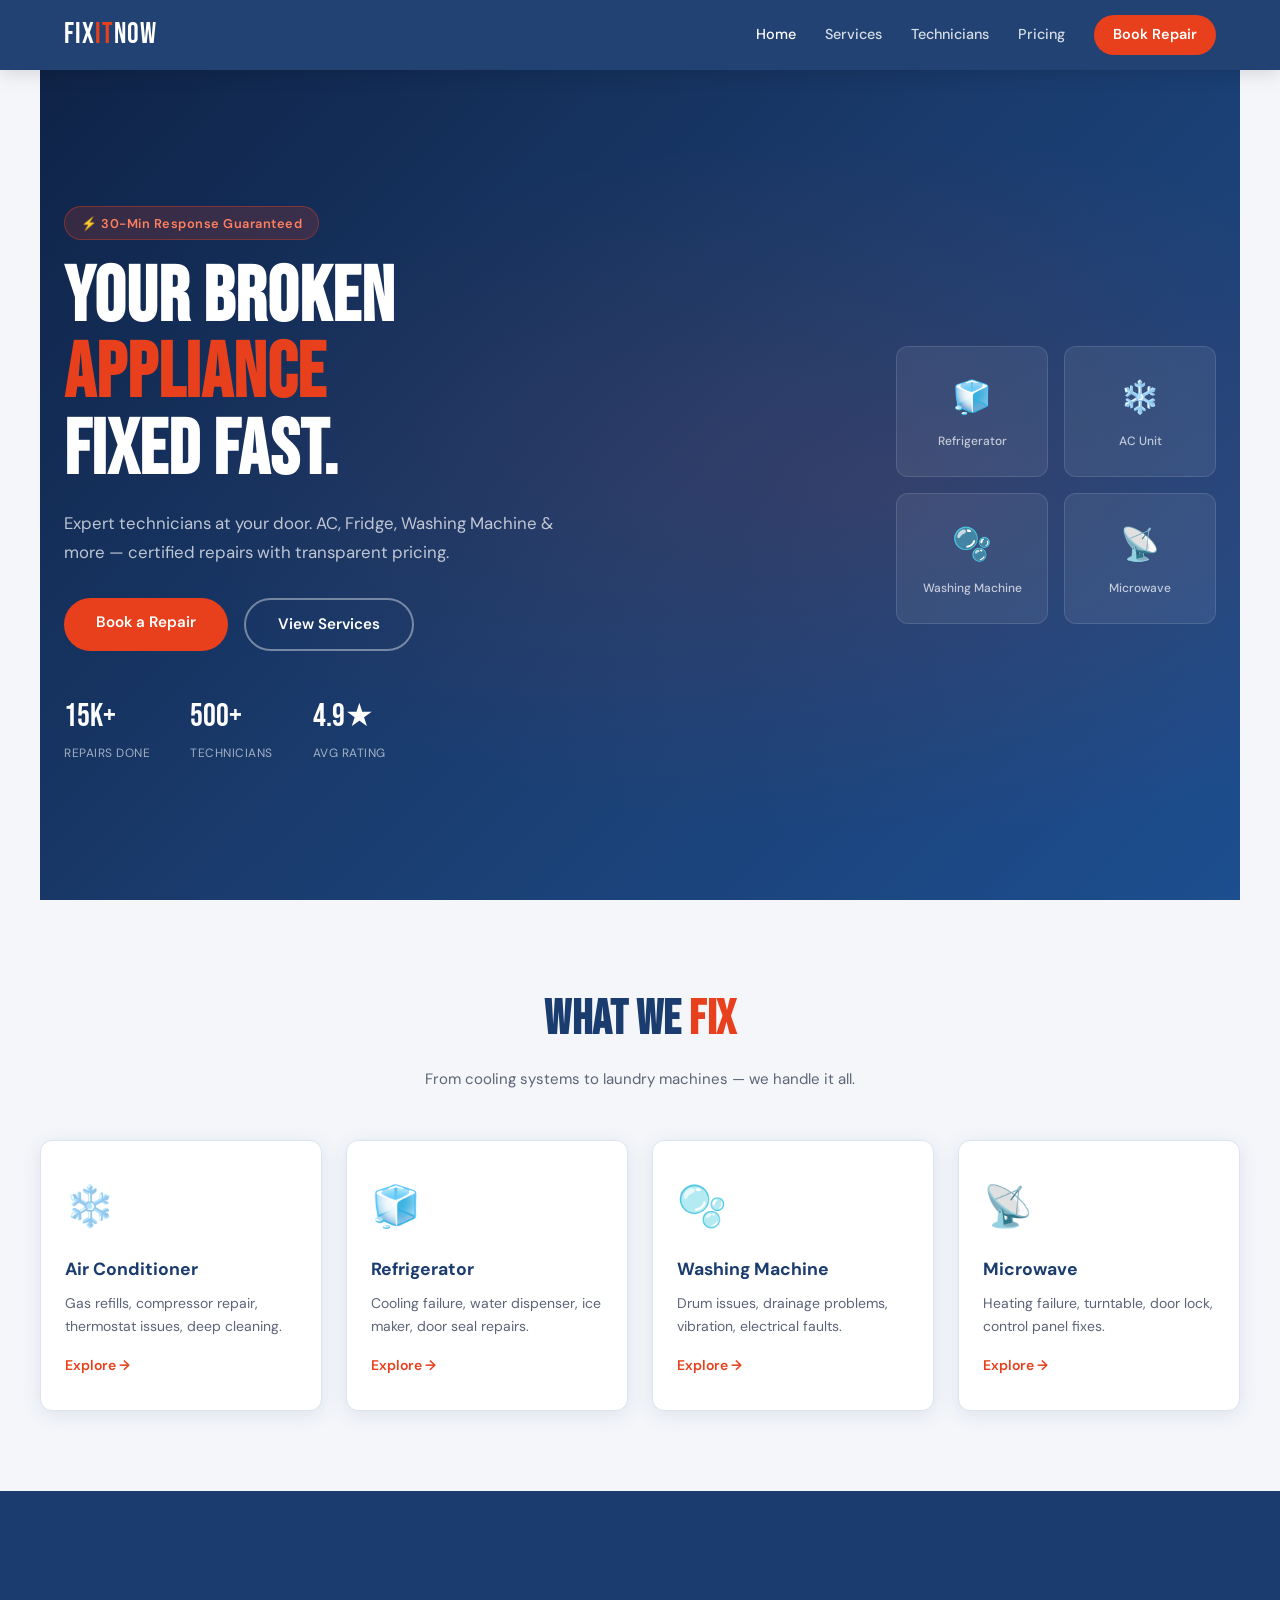
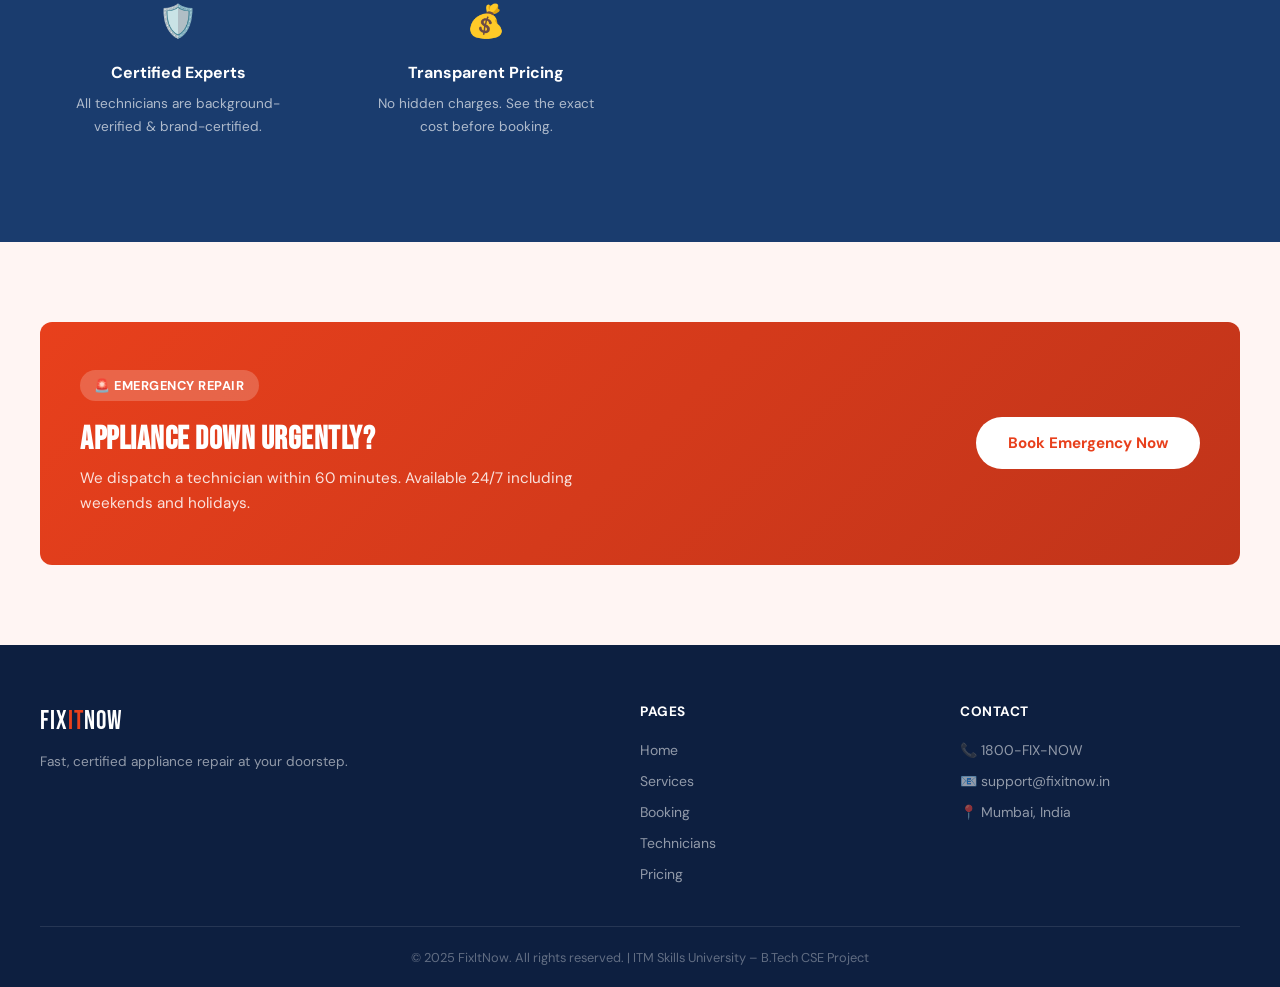
<file: index.html>
<!DOCTYPE html>
<html lang="en">
<head>
  <meta charset="UTF-8" />
  <meta name="viewport" content="width=device-width, initial-scale=1.0"/>
  <title>FixItNow – Appliance Repair Booking</title>
  <link rel="stylesheet" href="style.css"/>
  <link href="https://fonts.googleapis.com/css2?family=Bebas+Neue&family=DM+Sans:wght@300;400;500;600;700&display=swap" rel="stylesheet"/>
</head>
<body>

<!-- NAVBAR -->
<header class="navbar" id="navbar">
  <div class="nav-inner">
    <a href="index.html" class="logo">Fix<span>It</span>Now</a>
    <nav class="nav-links">
      <a href="index.html" class="active">Home</a>
      <a href="services.html">Services</a>
      <a href="technicians.html">Technicians</a>
      <a href="pricing.html">Pricing</a>
      <a href="booking.html" class="btn-nav">Book Repair</a>
    </nav>
    <button class="hamburger" id="hamburger" aria-label="Menu">&#9776;</button>
  </div>
  <div class="mobile-menu" id="mobileMenu">
    <a href="index.html">Home</a>
    <a href="services.html">Services</a>
    <a href="technicians.html">Technicians</a>
    <a href="pricing.html">Pricing</a>
    <a href="booking.html">Book Repair</a>
  </div>
</header>

<!-- HERO -->
<section class="hero">
  <div class="hero-bg"></div>
  <div class="hero-content fade-in">
    <div class="badge-pill">⚡ 30-Min Response Guaranteed</div>
    <h1 class="hero-title">Your Broken<br/><span>Appliance</span><br/>Fixed Fast.</h1>
    <p class="hero-sub">Expert technicians at your door. AC, Fridge, Washing Machine & more — certified repairs with transparent pricing.</p>
    <div class="hero-cta">
      <a href="booking.html" class="btn-primary">Book a Repair</a>
      <a href="services.html" class="btn-outline">View Services</a>
    </div>
    <div class="hero-stats">
      <div class="stat"><span class="stat-num">15K+</span><span class="stat-label">Repairs Done</span></div>
      <div class="stat"><span class="stat-num">500+</span><span class="stat-label">Technicians</span></div>
      <div class="stat"><span class="stat-num">4.9★</span><span class="stat-label">Avg Rating</span></div>
    </div>
  </div>
  <div class="hero-visual fade-in-delay">
    <div class="hero-card-wrap">
      <div class="hero-appliance-card">🧊<span>Refrigerator</span></div>
      <div class="hero-appliance-card">❄️<span>AC Unit</span></div>
      <div class="hero-appliance-card">🫧<span>Washing Machine</span></div>
      <div class="hero-appliance-card">📡<span>Microwave</span></div>
    </div>
  </div>
</section>

<!-- SERVICES HIGHLIGHTS -->
<section class="section services-highlight">
  <div class="container">
    <div class="section-head">
      <h2>What We <span>Fix</span></h2>
      <p>From cooling systems to laundry machines — we handle it all.</p>
    </div>
    <div class="services-grid">
      <article class="service-card fade-up">
        <div class="service-icon">❄️</div>
        <h3>Air Conditioner</h3>
        <p>Gas refills, compressor repair, thermostat issues, deep cleaning.</p>
        <a href="services.html" class="card-link">Explore →</a>
      </article>
      <article class="service-card fade-up">
        <div class="service-icon">🧊</div>
        <h3>Refrigerator</h3>
        <p>Cooling failure, water dispenser, ice maker, door seal repairs.</p>
        <a href="services.html" class="card-link">Explore →</a>
      </article>
      <article class="service-card fade-up">
        <div class="service-icon">🫧</div>
        <h3>Washing Machine</h3>
        <p>Drum issues, drainage problems, vibration, electrical faults.</p>
        <a href="services.html" class="card-link">Explore →</a>
      </article>
      <article class="service-card fade-up">
        <div class="service-icon">📡</div>
        <h3>Microwave</h3>
        <p>Heating failure, turntable, door lock, control panel fixes.</p>
        <a href="services.html" class="card-link">Explore →</a>
      </article>
    </div>
  </div>
</section>

<!-- TRUST BADGES -->
<section class="section trust-section">
  <div class="container">
    <div class="trust-grid">
      <div class="trust-badge fade-up">
        <div class="trust-icon">🛡️</div>
        <h4>Certified Experts</h4>
        <p>All technicians are background-verified & brand-certified.</p>
      </div>
      <div class="trust-badge fade-up">
        <div class="trust-icon">💰</div>
        <h4>Transparent Pricing</h4>
        <p>No hidden charges. See the exact cost before booking.</p>
      </div>
      <div class="trust-badge fade-up">
        <div class="trust-icon">⏱️</div>
        <h4>Same-Day Service</h4>
        <p>Book before 2 PM and get service the same day.</p>
      </div>
      <div class="trust-badge fade-up">
        <div class="trust-icon">🔁</div>
        <h4>30-Day Warranty</h4>
        <p>All repairs come with a 30-day service warranty.</p>
      </div>
    </div>
  </div>
</section>

<!-- EMERGENCY CTA -->
<section class="section emergency-cta">
  <div class="container">
    <div class="emergency-inner">
      <div class="emergency-text">
        <div class="emergency-badge">🚨 EMERGENCY REPAIR</div>
        <h2>Appliance Down Urgently?</h2>
        <p>We dispatch a technician within 60 minutes. Available 24/7 including weekends and holidays.</p>
      </div>
      <a href="booking.html" class="btn-emergency">Book Emergency Now</a>
    </div>
  </div>
</section>

<!-- FOOTER -->
<footer class="footer">
  <div class="container footer-inner">
    <div class="footer-brand">
      <div class="logo">Fix<span>It</span>Now</div>
      <p>Fast, certified appliance repair at your doorstep.</p>
    </div>
    <div class="footer-links">
      <h5>Pages</h5>
      <a href="index.html">Home</a>
      <a href="services.html">Services</a>
      <a href="booking.html">Booking</a>
      <a href="technicians.html">Technicians</a>
      <a href="pricing.html">Pricing</a>
    </div>
    <div class="footer-contact">
      <h5>Contact</h5>
      <p>📞 1800-FIX-NOW</p>
      <p>📧 support@fixitnow.in</p>
      <p>📍 Mumbai, India</p>
    </div>
  </div>
  <div class="footer-bottom">
    <p>© 2025 FixItNow. All rights reserved. | ITM Skills University – B.Tech CSE Project</p>
  </div>
</footer>

<script src="main.js"></script>
</body>
</html>
</file>
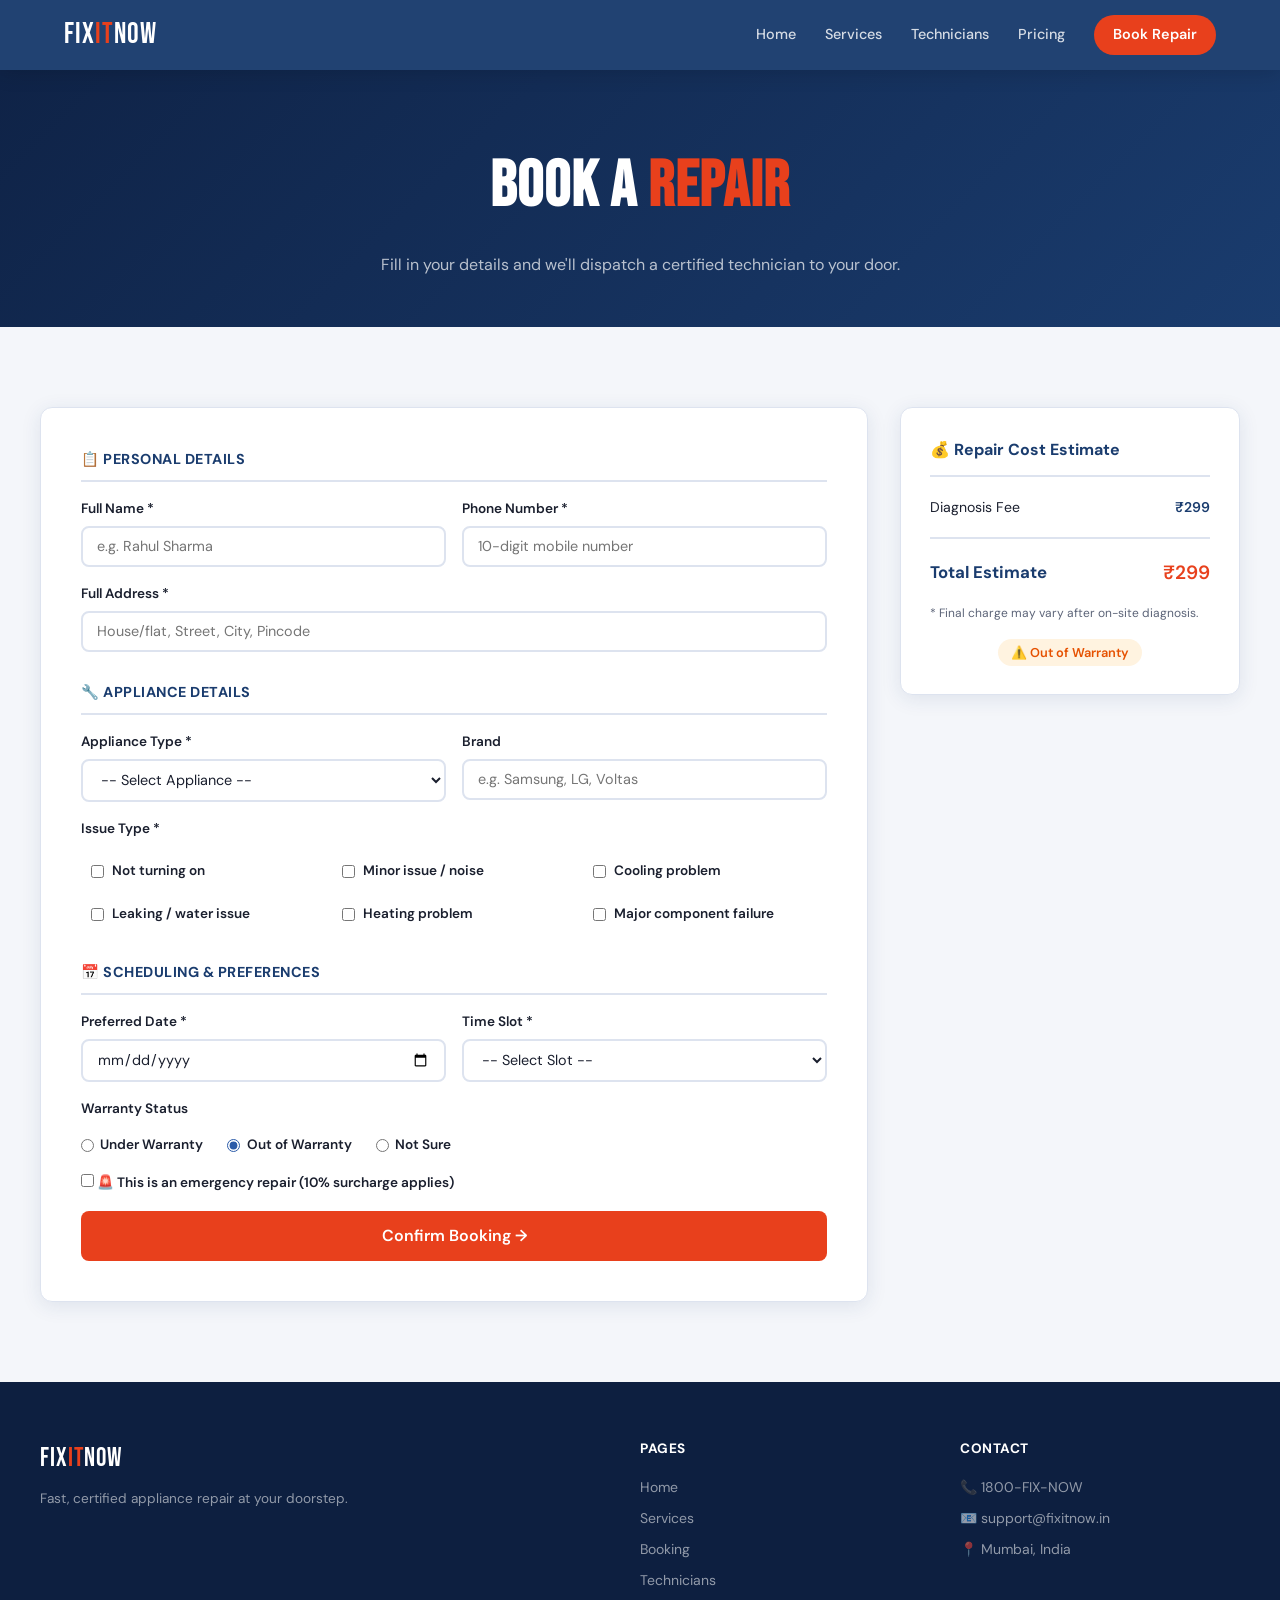
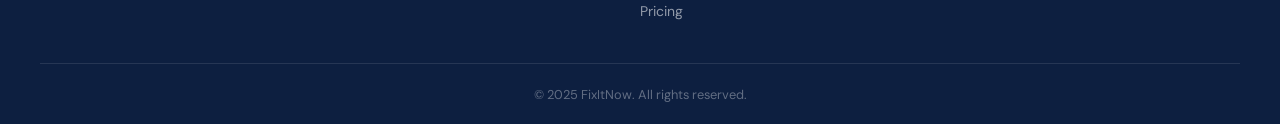
<file: booking.html>
<!DOCTYPE html>
<html lang="en">
<head>
  <meta charset="UTF-8" />
  <meta name="viewport" content="width=device-width, initial-scale=1.0"/>
  <title>Book Repair – FixItNow</title>
  <link rel="stylesheet" href="style.css"/>
  <link href="https://fonts.googleapis.com/css2?family=Bebas+Neue&family=DM+Sans:wght@300;400;500;600;700&display=swap" rel="stylesheet"/>
</head>
<body>

<header class="navbar" id="navbar">
  <div class="nav-inner">
    <a href="index.html" class="logo">Fix<span>It</span>Now</a>
    <nav class="nav-links">
      <a href="index.html">Home</a>
      <a href="services.html">Services</a>
      <a href="technicians.html">Technicians</a>
      <a href="pricing.html">Pricing</a>
      <a href="booking.html" class="btn-nav active">Book Repair</a>
    </nav>
    <button class="hamburger" id="hamburger" aria-label="Menu">&#9776;</button>
  </div>
  <div class="mobile-menu" id="mobileMenu">
    <a href="index.html">Home</a>
    <a href="services.html">Services</a>
    <a href="technicians.html">Technicians</a>
    <a href="pricing.html">Pricing</a>
    <a href="booking.html">Book Repair</a>
  </div>
</header>

<section class="page-hero">
  <div class="container">
    <h1 class="fade-in">Book a <span>Repair</span></h1>
    <p class="fade-in">Fill in your details and we'll dispatch a certified technician to your door.</p>
  </div>
</section>

<section class="section">
  <div class="container booking-layout">

    <!-- FORM -->
    <div class="booking-form-wrap fade-up">
      <form id="bookingForm" novalidate>

        <div class="form-section-title">📋 Personal Details</div>

        <div class="form-row">
          <div class="form-group">
            <label for="fullName">Full Name *</label>
            <input type="text" id="fullName" name="fullName" placeholder="e.g. Rahul Sharma" />
            <span class="error-msg" id="nameErr">Please enter your name.</span>
          </div>
          <div class="form-group">
            <label for="phone">Phone Number *</label>
            <input type="tel" id="phone" name="phone" placeholder="10-digit mobile number" maxlength="10"/>
            <span class="error-msg" id="phoneErr">Enter a valid 10-digit number.</span>
          </div>
        </div>

        <div class="form-group">
          <label for="address">Full Address *</label>
          <input type="text" id="address" name="address" placeholder="House/flat, Street, City, Pincode"/>
          <span class="error-msg" id="addressErr">Please enter your address.</span>
        </div>

        <div class="form-section-title">🔧 Appliance Details</div>

        <div class="form-row">
          <div class="form-group">
            <label for="appliance">Appliance Type *</label>
            <select id="appliance" name="appliance">
              <option value="">-- Select Appliance --</option>
              <option value="ac">Air Conditioner</option>
              <option value="refrigerator">Refrigerator</option>
              <option value="washing_machine">Washing Machine</option>
              <option value="microwave">Microwave</option>
              <option value="dishwasher">Dishwasher</option>
              <option value="geyser">Geyser / Water Heater</option>
            </select>
            <span class="error-msg" id="applianceErr">Please select an appliance.</span>
          </div>
          <div class="form-group">
            <label for="brand">Brand</label>
            <input type="text" id="brand" name="brand" placeholder="e.g. Samsung, LG, Voltas"/>
          </div>
        </div>

        <div class="form-group">
          <label>Issue Type *</label>
          <div class="issues-checkbox-grid">
            <label class="issue-check"><input type="checkbox" name="issue" value="not_working"/> Not turning on</label>
            <label class="issue-check"><input type="checkbox" name="issue" value="minor_issue"/> Minor issue / noise</label>
            <label class="issue-check"><input type="checkbox" name="issue" value="cooling"/> Cooling problem</label>
            <label class="issue-check"><input type="checkbox" name="issue" value="leaking"/> Leaking / water issue</label>
            <label class="issue-check"><input type="checkbox" name="issue" value="heating"/> Heating problem</label>
            <label class="issue-check"><input type="checkbox" name="issue" value="major"/> Major component failure</label>
          </div>
          <span class="error-msg" id="issueErr">Please select at least one issue.</span>
        </div>

        <div class="form-section-title">📅 Scheduling & Preferences</div>

        <div class="form-row">
          <div class="form-group">
            <label for="repairDate">Preferred Date *</label>
            <input type="date" id="repairDate" name="repairDate"/>
            <span class="error-msg" id="dateErr">Please select a date.</span>
          </div>
          <div class="form-group">
            <label for="timeSlot">Time Slot *</label>
            <select id="timeSlot" name="timeSlot">
              <option value="">-- Select Slot --</option>
              <option value="morning">Morning (8 AM – 11 AM)</option>
              <option value="afternoon">Afternoon (11 AM – 2 PM)</option>
              <option value="evening">Evening (2 PM – 5 PM)</option>
              <option value="night">Night (5 PM – 8 PM)</option>
            </select>
            <span class="error-msg" id="slotErr">Please select a time slot.</span>
          </div>
        </div>

        <div class="form-group">
          <label>Warranty Status</label>
          <div class="radio-group">
            <label class="radio-label"><input type="radio" name="warranty" value="under_warranty" id="underWarranty"/> Under Warranty</label>
            <label class="radio-label"><input type="radio" name="warranty" value="out_of_warranty" id="outWarranty" checked/> Out of Warranty</label>
            <label class="radio-label"><input type="radio" name="warranty" value="unknown" id="unknownWarranty"/> Not Sure</label>
          </div>
        </div>

        <div class="form-group">
          <label>
            <input type="checkbox" id="isEmergency" name="isEmergency"/>
            🚨 This is an emergency repair (10% surcharge applies)
          </label>
        </div>

        <button type="submit" class="btn-primary btn-full">Confirm Booking →</button>
      </form>

      <!-- CONFIRMATION -->
      <div class="booking-confirmation" id="bookingConfirmation" style="display:none;">
        <div class="confirm-icon">✅</div>
        <h2>Booking Confirmed!</h2>
        <p>Thank you, <strong id="confirmName"></strong>! Your repair has been scheduled.</p>
        <div class="confirm-details" id="confirmDetails"></div>
        <a href="index.html" class="btn-primary" style="margin-top:1.5rem;display:inline-block;">Back to Home</a>
      </div>
    </div>

    <!-- COST SUMMARY -->
    <aside class="cost-summary fade-up" id="costSummary">
      <div class="summary-title">💰 Repair Cost Estimate</div>
      <div class="summary-rows">
        <div class="summary-row">
          <span>Diagnosis Fee</span>
          <span id="diagFee">₹299</span>
        </div>
        <div class="summary-row" id="minorRow" style="display:none;">
          <span>Minor Issue Charge</span>
          <span>₹500</span>
        </div>
        <div class="summary-row" id="majorRow" style="display:none;">
          <span>Major Issue Charge</span>
          <span>₹1,200</span>
        </div>
        <div class="summary-row emergency-row" id="emergencyRow" style="display:none;">
          <span>🚨 Emergency Surcharge (10%)</span>
          <span id="surchargeFee">₹0</span>
        </div>
        <div class="summary-divider"></div>
        <div class="summary-row total-row">
          <span>Total Estimate</span>
          <span id="totalCost">₹299</span>
        </div>
      </div>
      <div class="summary-note">* Final charge may vary after on-site diagnosis.</div>
      <div class="warranty-indicator" id="warrantyIndicator">
        <span id="warrantyBadge" class="badge-out">⚠️ Out of Warranty</span>
      </div>
    </aside>

  </div>
</section>

<footer class="footer">
  <div class="container footer-inner">
    <div class="footer-brand">
      <div class="logo">Fix<span>It</span>Now</div>
      <p>Fast, certified appliance repair at your doorstep.</p>
    </div>
    <div class="footer-links">
      <h5>Pages</h5>
      <a href="index.html">Home</a>
      <a href="services.html">Services</a>
      <a href="booking.html">Booking</a>
      <a href="technicians.html">Technicians</a>
      <a href="pricing.html">Pricing</a>
    </div>
    <div class="footer-contact">
      <h5>Contact</h5>
      <p>📞 1800-FIX-NOW</p>
      <p>📧 support@fixitnow.in</p>
      <p>📍 Mumbai, India</p>
    </div>
  </div>
  <div class="footer-bottom">
    <p>© 2025 FixItNow. All rights reserved.</p>
  </div>
</footer>

<script src="main.js"></script>
</body>
</html>
</file>
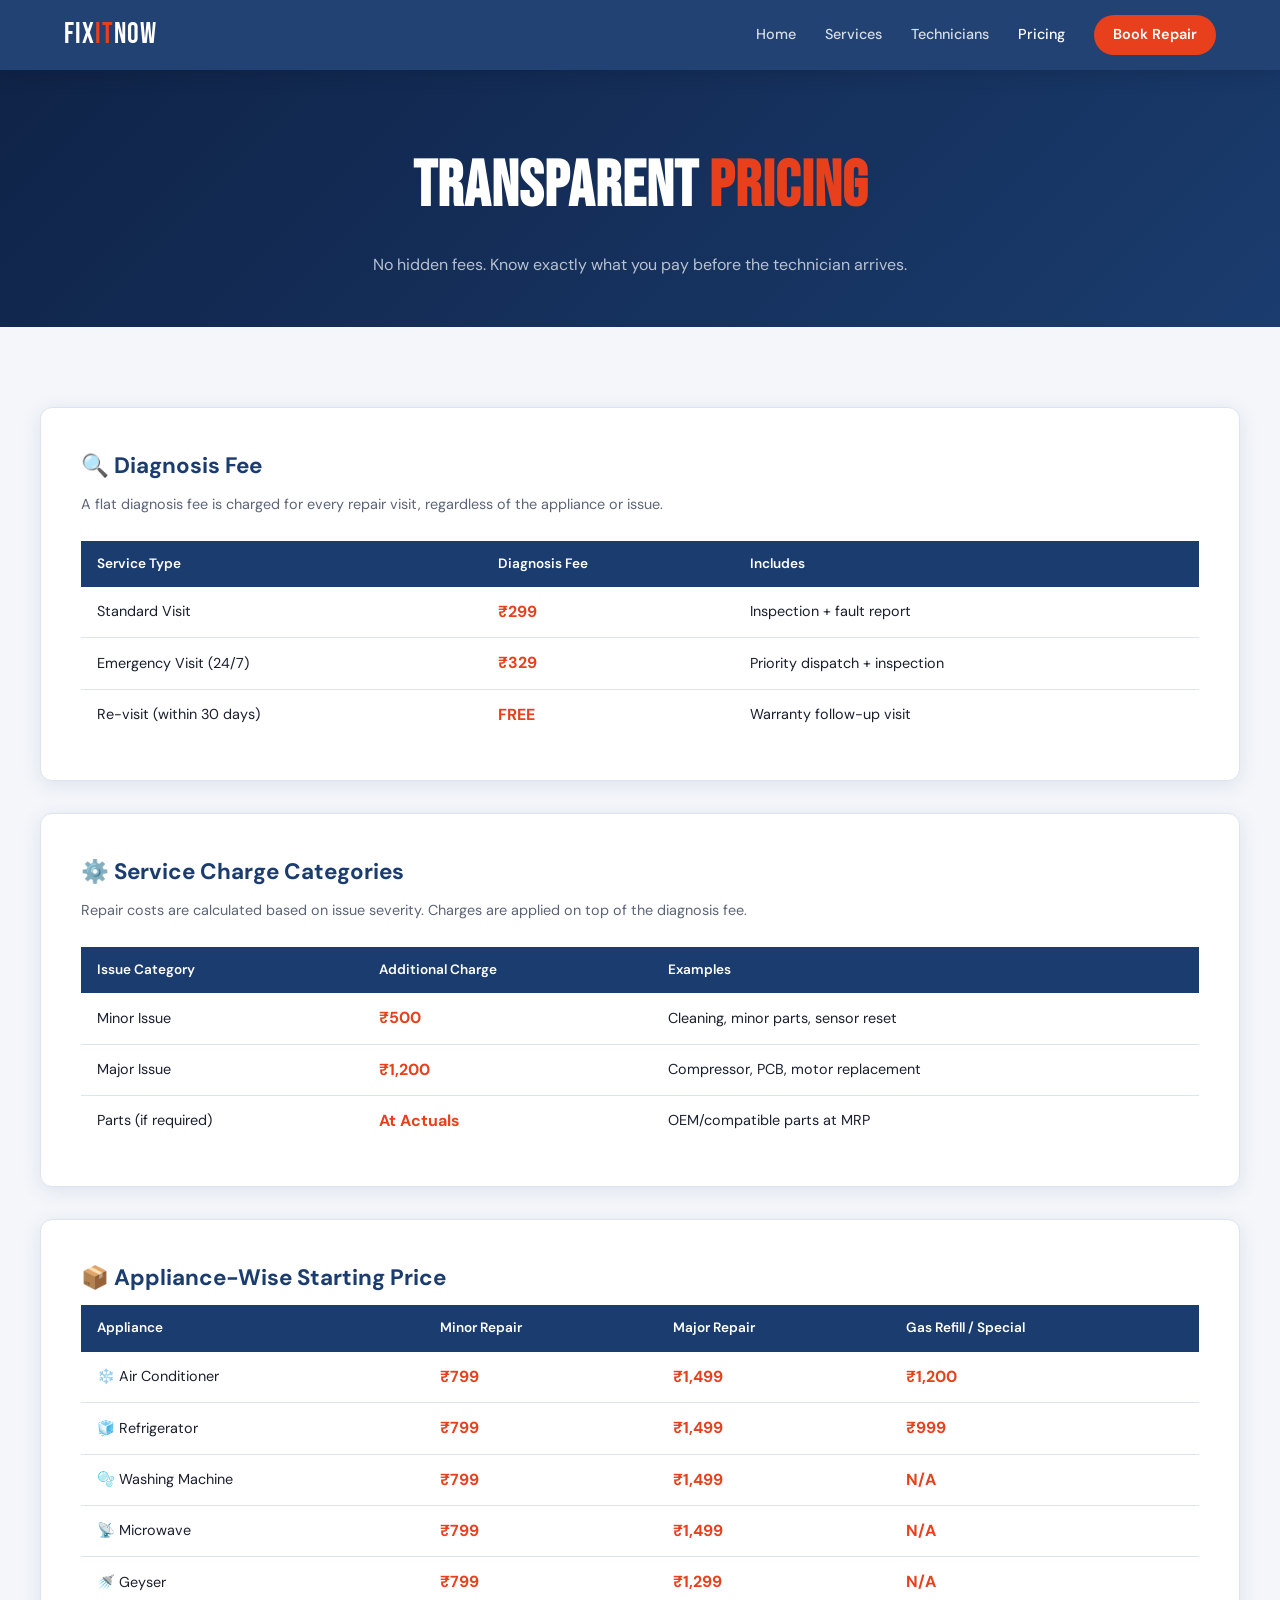
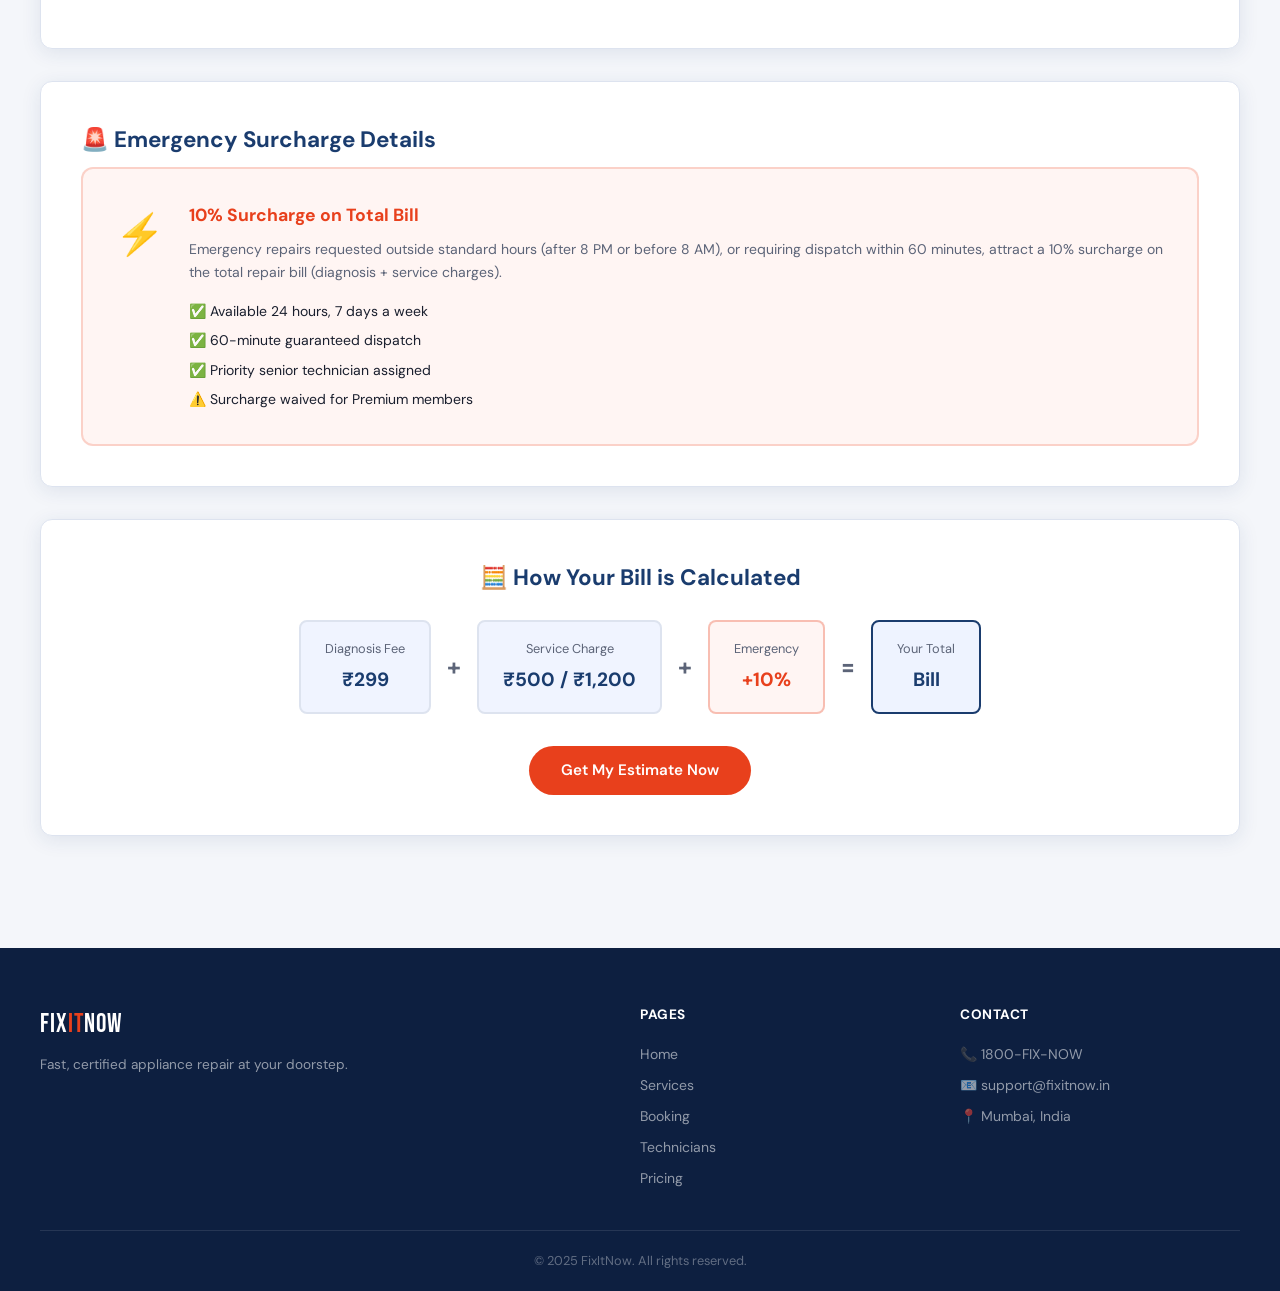
<file: pricing.html>
<!DOCTYPE html>
<html lang="en">
<head>
  <meta charset="UTF-8" />
  <meta name="viewport" content="width=device-width, initial-scale=1.0"/>
  <title>Pricing – FixItNow</title>
  <link rel="stylesheet" href="style.css"/>
  <link href="https://fonts.googleapis.com/css2?family=Bebas+Neue&family=DM+Sans:wght@300;400;500;600;700&display=swap" rel="stylesheet"/>
</head>
<body>

<header class="navbar" id="navbar">
  <div class="nav-inner">
    <a href="index.html" class="logo">Fix<span>It</span>Now</a>
    <nav class="nav-links">
      <a href="index.html">Home</a>
      <a href="services.html">Services</a>
      <a href="technicians.html">Technicians</a>
      <a href="pricing.html" class="active">Pricing</a>
      <a href="booking.html" class="btn-nav">Book Repair</a>
    </nav>
    <button class="hamburger" id="hamburger" aria-label="Menu">&#9776;</button>
  </div>
  <div class="mobile-menu" id="mobileMenu">
    <a href="index.html">Home</a>
    <a href="services.html">Services</a>
    <a href="technicians.html">Technicians</a>
    <a href="pricing.html">Pricing</a>
    <a href="booking.html">Book Repair</a>
  </div>
</header>

<section class="page-hero">
  <div class="container">
    <h1 class="fade-in">Transparent <span>Pricing</span></h1>
    <p class="fade-in">No hidden fees. Know exactly what you pay before the technician arrives.</p>
  </div>
</section>

<section class="section">
  <div class="container">

    <!-- Diagnosis Fee -->
    <div class="pricing-block fade-up">
      <h2>🔍 Diagnosis Fee</h2>
      <p>A flat diagnosis fee is charged for every repair visit, regardless of the appliance or issue.</p>
      <table class="pricing-table">
        <thead>
          <tr>
            <th>Service Type</th>
            <th>Diagnosis Fee</th>
            <th>Includes</th>
          </tr>
        </thead>
        <tbody>
          <tr>
            <td>Standard Visit</td>
            <td class="price-cell">₹299</td>
            <td>Inspection + fault report</td>
          </tr>
          <tr>
            <td>Emergency Visit (24/7)</td>
            <td class="price-cell">₹329</td>
            <td>Priority dispatch + inspection</td>
          </tr>
          <tr>
            <td>Re-visit (within 30 days)</td>
            <td class="price-cell">FREE</td>
            <td>Warranty follow-up visit</td>
          </tr>
        </tbody>
      </table>
    </div>

    <!-- Service Charges -->
    <div class="pricing-block fade-up">
      <h2>⚙️ Service Charge Categories</h2>
      <p>Repair costs are calculated based on issue severity. Charges are applied on top of the diagnosis fee.</p>
      <table class="pricing-table">
        <thead>
          <tr>
            <th>Issue Category</th>
            <th>Additional Charge</th>
            <th>Examples</th>
          </tr>
        </thead>
        <tbody>
          <tr>
            <td>Minor Issue</td>
            <td class="price-cell">₹500</td>
            <td>Cleaning, minor parts, sensor reset</td>
          </tr>
          <tr>
            <td>Major Issue</td>
            <td class="price-cell">₹1,200</td>
            <td>Compressor, PCB, motor replacement</td>
          </tr>
          <tr>
            <td>Parts (if required)</td>
            <td class="price-cell">At Actuals</td>
            <td>OEM/compatible parts at MRP</td>
          </tr>
        </tbody>
      </table>
    </div>

    <!-- Per Appliance -->
    <div class="pricing-block fade-up">
      <h2>📦 Appliance-Wise Starting Price</h2>
      <table class="pricing-table">
        <thead>
          <tr>
            <th>Appliance</th>
            <th>Minor Repair</th>
            <th>Major Repair</th>
            <th>Gas Refill / Special</th>
          </tr>
        </thead>
        <tbody>
          <tr>
            <td>❄️ Air Conditioner</td>
            <td class="price-cell">₹799</td>
            <td class="price-cell">₹1,499</td>
            <td class="price-cell">₹1,200</td>
          </tr>
          <tr>
            <td>🧊 Refrigerator</td>
            <td class="price-cell">₹799</td>
            <td class="price-cell">₹1,499</td>
            <td class="price-cell">₹999</td>
          </tr>
          <tr>
            <td>🫧 Washing Machine</td>
            <td class="price-cell">₹799</td>
            <td class="price-cell">₹1,499</td>
            <td class="price-cell">N/A</td>
          </tr>
          <tr>
            <td>📡 Microwave</td>
            <td class="price-cell">₹799</td>
            <td class="price-cell">₹1,499</td>
            <td class="price-cell">N/A</td>
          </tr>
          <tr>
            <td>🚿 Geyser</td>
            <td class="price-cell">₹799</td>
            <td class="price-cell">₹1,299</td>
            <td class="price-cell">N/A</td>
          </tr>
        </tbody>
      </table>
    </div>

    <!-- Emergency Surcharge -->
    <div class="pricing-block fade-up">
      <h2>🚨 Emergency Surcharge Details</h2>
      <div class="emergency-pricing-card">
        <div class="ep-icon">⚡</div>
        <div class="ep-content">
          <h3>10% Surcharge on Total Bill</h3>
          <p>Emergency repairs requested outside standard hours (after 8 PM or before 8 AM), or requiring dispatch within 60 minutes, attract a 10% surcharge on the total repair bill (diagnosis + service charges).</p>
          <ul class="ep-list">
            <li>✅ Available 24 hours, 7 days a week</li>
            <li>✅ 60-minute guaranteed dispatch</li>
            <li>✅ Priority senior technician assigned</li>
            <li>⚠️ Surcharge waived for Premium members</li>
          </ul>
        </div>
      </div>
    </div>

    <!-- Formula Box -->
    <div class="pricing-block fade-up formula-box">
      <h2>🧮 How Your Bill is Calculated</h2>
      <div class="formula">
        <span class="f-item">Diagnosis Fee<br/><strong>₹299</strong></span>
        <span class="f-op">+</span>
        <span class="f-item">Service Charge<br/><strong>₹500 / ₹1,200</strong></span>
        <span class="f-op">+</span>
        <span class="f-item emergency-f">Emergency<br/><strong>+10%</strong></span>
        <span class="f-op">=</span>
        <span class="f-item total-f">Your Total<br/><strong>Bill</strong></span>
      </div>
      <a href="booking.html" class="btn-primary" style="margin-top:2rem;display:inline-block;">Get My Estimate Now</a>
    </div>

  </div>
</section>

<footer class="footer">
  <div class="container footer-inner">
    <div class="footer-brand">
      <div class="logo">Fix<span>It</span>Now</div>
      <p>Fast, certified appliance repair at your doorstep.</p>
    </div>
    <div class="footer-links">
      <h5>Pages</h5>
      <a href="index.html">Home</a>
      <a href="services.html">Services</a>
      <a href="booking.html">Booking</a>
      <a href="technicians.html">Technicians</a>
      <a href="pricing.html">Pricing</a>
    </div>
    <div class="footer-contact">
      <h5>Contact</h5>
      <p>📞 1800-FIX-NOW</p>
      <p>📧 support@fixitnow.in</p>
      <p>📍 Mumbai, India</p>
    </div>
  </div>
  <div class="footer-bottom">
    <p>© 2025 FixItNow. All rights reserved.</p>
  </div>
</footer>

<script src="main.js"></script>
</body>
</html>
</file>
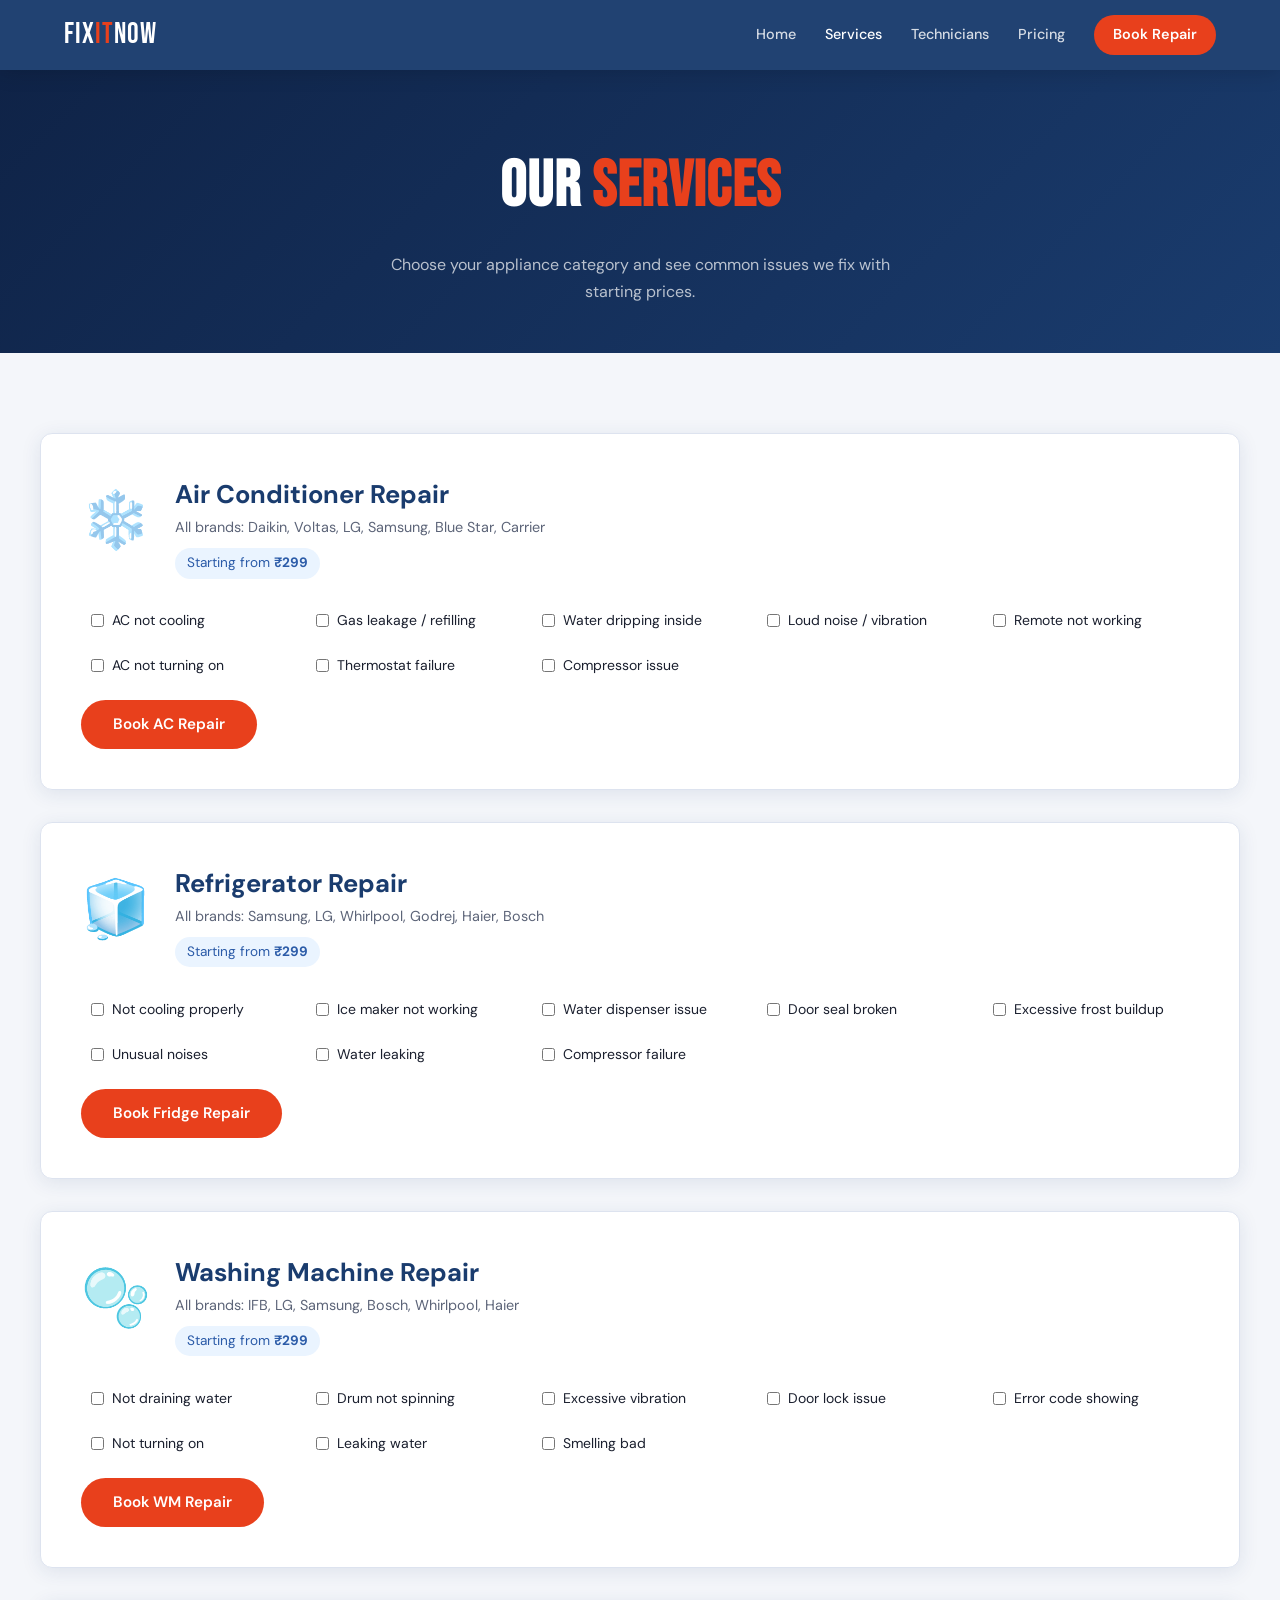
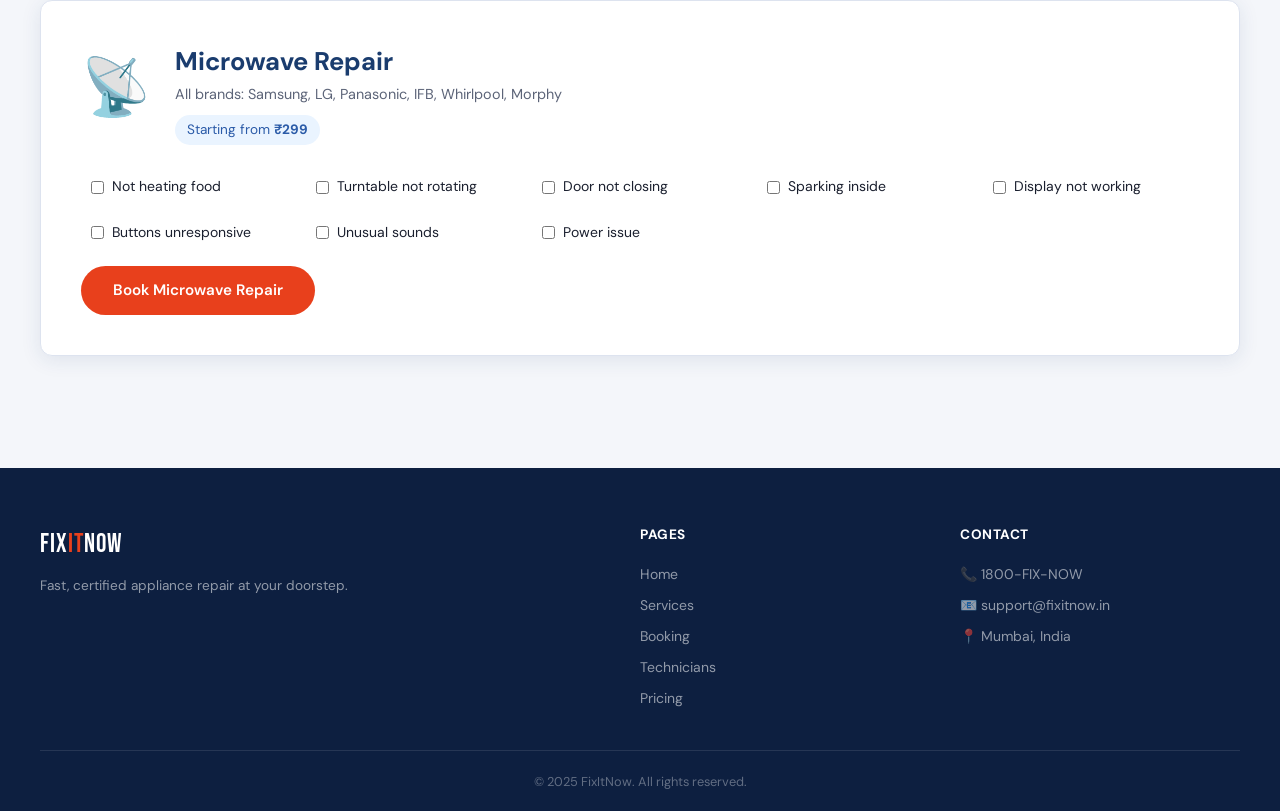
<file: services.html>
<!DOCTYPE html>
<html lang="en">
<head>
  <meta charset="UTF-8" />
  <meta name="viewport" content="width=device-width, initial-scale=1.0"/>
  <title>Services – FixItNow</title>
  <link rel="stylesheet" href="style.css"/>
  <link href="https://fonts.googleapis.com/css2?family=Bebas+Neue&family=DM+Sans:wght@300;400;500;600;700&display=swap" rel="stylesheet"/>
</head>
<body>

<header class="navbar" id="navbar">
  <div class="nav-inner">
    <a href="index.html" class="logo">Fix<span>It</span>Now</a>
    <nav class="nav-links">
      <a href="index.html">Home</a>
      <a href="services.html" class="active">Services</a>
      <a href="technicians.html">Technicians</a>
      <a href="pricing.html">Pricing</a>
      <a href="booking.html" class="btn-nav">Book Repair</a>
    </nav>
    <button class="hamburger" id="hamburger" aria-label="Menu">&#9776;</button>
  </div>
  <div class="mobile-menu" id="mobileMenu">
    <a href="index.html">Home</a>
    <a href="services.html">Services</a>
    <a href="technicians.html">Technicians</a>
    <a href="pricing.html">Pricing</a>
    <a href="booking.html">Book Repair</a>
  </div>
</header>

<section class="page-hero">
  <div class="container">
    <h1 class="fade-in">Our <span>Services</span></h1>
    <p class="fade-in">Choose your appliance category and see common issues we fix with starting prices.</p>
  </div>
</section>

<section class="section">
  <div class="container">

    <!-- AC -->
    <article class="appliance-section fade-up">
      <div class="appliance-header">
        <div class="appliance-icon-lg">❄️</div>
        <div>
          <h2>Air Conditioner Repair</h2>
          <p>All brands: Daikin, Voltas, LG, Samsung, Blue Star, Carrier</p>
          <div class="starting-price">Starting from <strong>₹299</strong></div>
        </div>
      </div>
      <div class="issues-grid">
        <label class="issue-check"><input type="checkbox"/> AC not cooling</label>
        <label class="issue-check"><input type="checkbox"/> Gas leakage / refilling</label>
        <label class="issue-check"><input type="checkbox"/> Water dripping inside</label>
        <label class="issue-check"><input type="checkbox"/> Loud noise / vibration</label>
        <label class="issue-check"><input type="checkbox"/> Remote not working</label>
        <label class="issue-check"><input type="checkbox"/> AC not turning on</label>
        <label class="issue-check"><input type="checkbox"/> Thermostat failure</label>
        <label class="issue-check"><input type="checkbox"/> Compressor issue</label>
      </div>
      <a href="booking.html" class="btn-primary" style="margin-top:1rem;display:inline-block;">Book AC Repair</a>
    </article>

    <!-- REFRIGERATOR -->
    <article class="appliance-section fade-up">
      <div class="appliance-header">
        <div class="appliance-icon-lg">🧊</div>
        <div>
          <h2>Refrigerator Repair</h2>
          <p>All brands: Samsung, LG, Whirlpool, Godrej, Haier, Bosch</p>
          <div class="starting-price">Starting from <strong>₹299</strong></div>
        </div>
      </div>
      <div class="issues-grid">
        <label class="issue-check"><input type="checkbox"/> Not cooling properly</label>
        <label class="issue-check"><input type="checkbox"/> Ice maker not working</label>
        <label class="issue-check"><input type="checkbox"/> Water dispenser issue</label>
        <label class="issue-check"><input type="checkbox"/> Door seal broken</label>
        <label class="issue-check"><input type="checkbox"/> Excessive frost buildup</label>
        <label class="issue-check"><input type="checkbox"/> Unusual noises</label>
        <label class="issue-check"><input type="checkbox"/> Water leaking</label>
        <label class="issue-check"><input type="checkbox"/> Compressor failure</label>
      </div>
      <a href="booking.html" class="btn-primary" style="margin-top:1rem;display:inline-block;">Book Fridge Repair</a>
    </article>

    <!-- WASHING MACHINE -->
    <article class="appliance-section fade-up">
      <div class="appliance-header">
        <div class="appliance-icon-lg">🫧</div>
        <div>
          <h2>Washing Machine Repair</h2>
          <p>All brands: IFB, LG, Samsung, Bosch, Whirlpool, Haier</p>
          <div class="starting-price">Starting from <strong>₹299</strong></div>
        </div>
      </div>
      <div class="issues-grid">
        <label class="issue-check"><input type="checkbox"/> Not draining water</label>
        <label class="issue-check"><input type="checkbox"/> Drum not spinning</label>
        <label class="issue-check"><input type="checkbox"/> Excessive vibration</label>
        <label class="issue-check"><input type="checkbox"/> Door lock issue</label>
        <label class="issue-check"><input type="checkbox"/> Error code showing</label>
        <label class="issue-check"><input type="checkbox"/> Not turning on</label>
        <label class="issue-check"><input type="checkbox"/> Leaking water</label>
        <label class="issue-check"><input type="checkbox"/> Smelling bad</label>
      </div>
      <a href="booking.html" class="btn-primary" style="margin-top:1rem;display:inline-block;">Book WM Repair</a>
    </article>

    <!-- MICROWAVE -->
    <article class="appliance-section fade-up">
      <div class="appliance-header">
        <div class="appliance-icon-lg">📡</div>
        <div>
          <h2>Microwave Repair</h2>
          <p>All brands: Samsung, LG, Panasonic, IFB, Whirlpool, Morphy</p>
          <div class="starting-price">Starting from <strong>₹299</strong></div>
        </div>
      </div>
      <div class="issues-grid">
        <label class="issue-check"><input type="checkbox"/> Not heating food</label>
        <label class="issue-check"><input type="checkbox"/> Turntable not rotating</label>
        <label class="issue-check"><input type="checkbox"/> Door not closing</label>
        <label class="issue-check"><input type="checkbox"/> Sparking inside</label>
        <label class="issue-check"><input type="checkbox"/> Display not working</label>
        <label class="issue-check"><input type="checkbox"/> Buttons unresponsive</label>
        <label class="issue-check"><input type="checkbox"/> Unusual sounds</label>
        <label class="issue-check"><input type="checkbox"/> Power issue</label>
      </div>
      <a href="booking.html" class="btn-primary" style="margin-top:1rem;display:inline-block;">Book Microwave Repair</a>
    </article>

  </div>
</section>

<footer class="footer">
  <div class="container footer-inner">
    <div class="footer-brand">
      <div class="logo">Fix<span>It</span>Now</div>
      <p>Fast, certified appliance repair at your doorstep.</p>
    </div>
    <div class="footer-links">
      <h5>Pages</h5>
      <a href="index.html">Home</a>
      <a href="services.html">Services</a>
      <a href="booking.html">Booking</a>
      <a href="technicians.html">Technicians</a>
      <a href="pricing.html">Pricing</a>
    </div>
    <div class="footer-contact">
      <h5>Contact</h5>
      <p>📞 1800-FIX-NOW</p>
      <p>📧 support@fixitnow.in</p>
      <p>📍 Mumbai, India</p>
    </div>
  </div>
  <div class="footer-bottom">
    <p>© 2025 FixItNow. All rights reserved.</p>
  </div>
</footer>

<script src="main.js"></script>
</body>
</html>
</file>
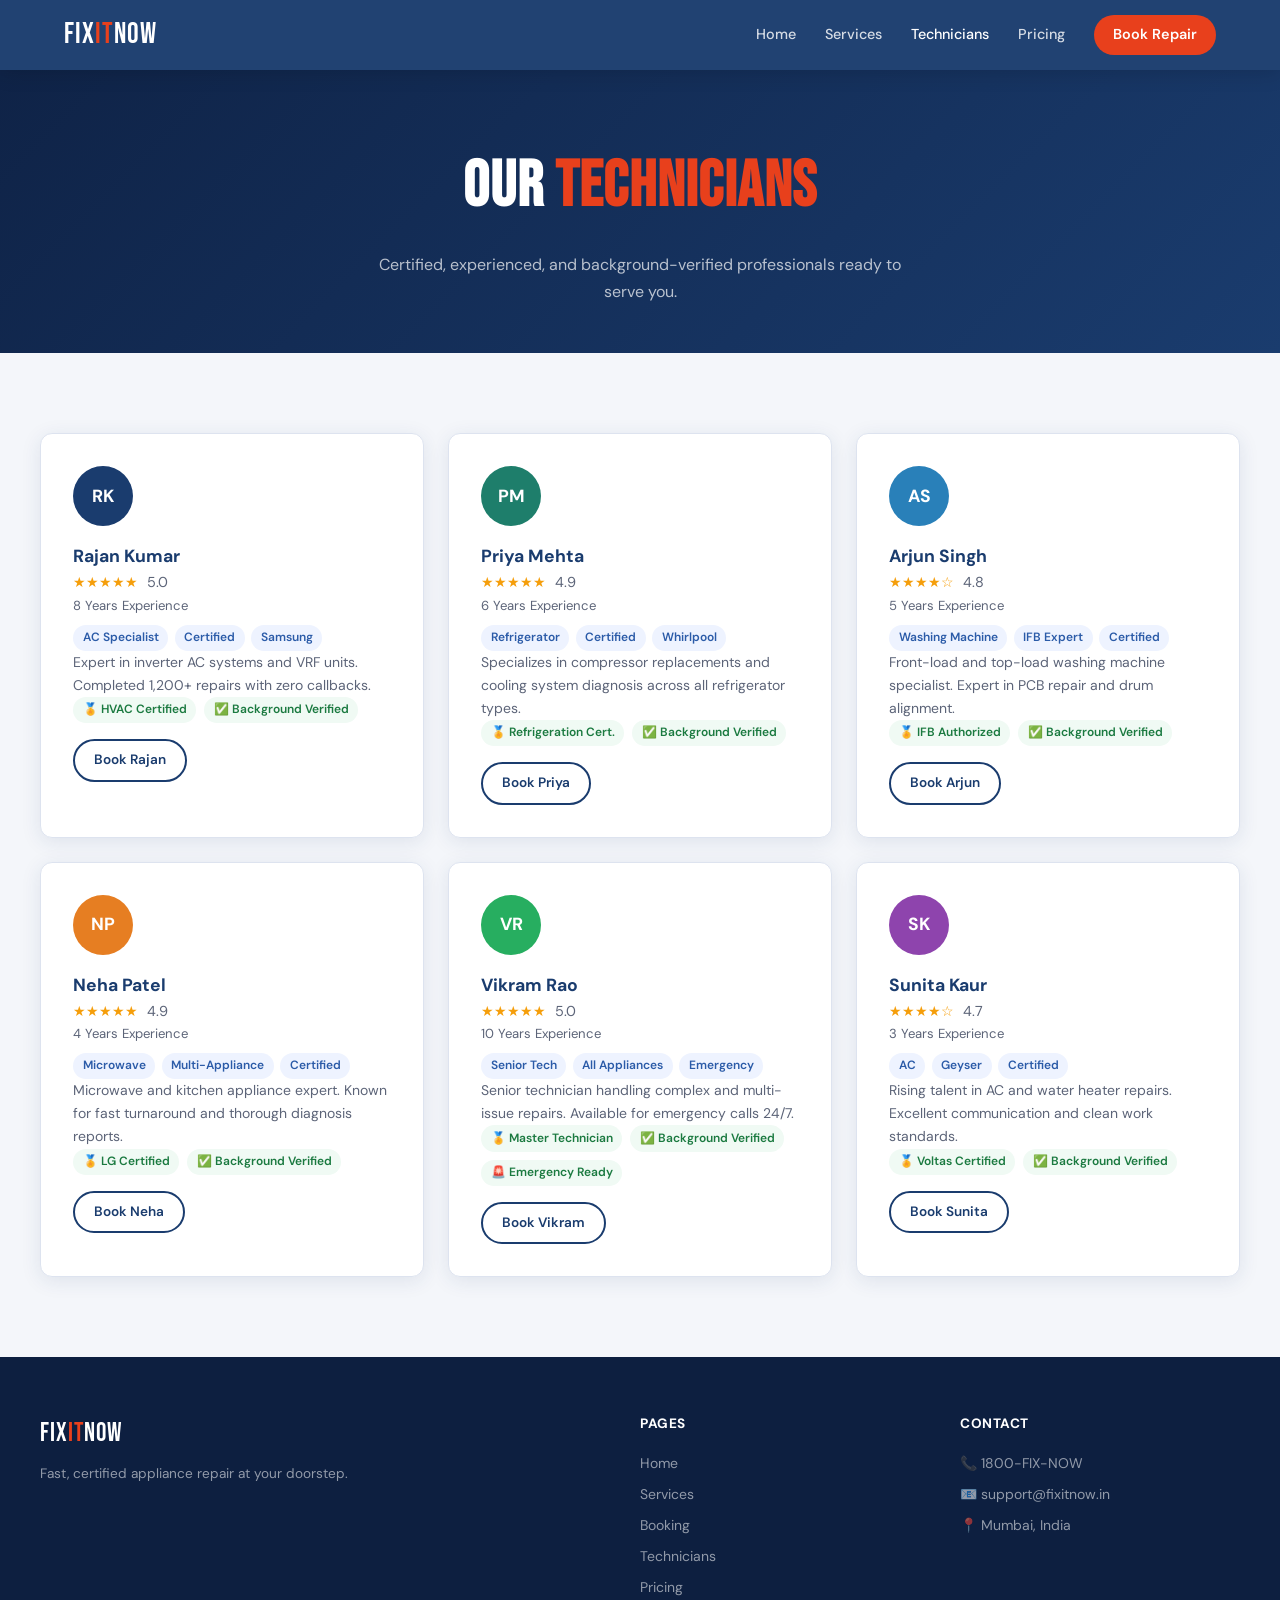
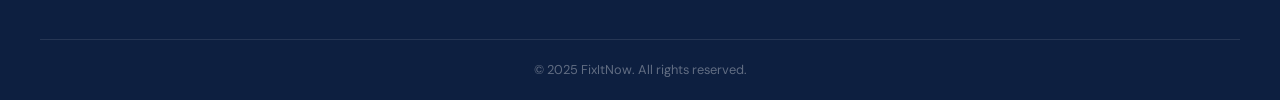
<file: technicians.html>
<!DOCTYPE html>
<html lang="en">
<head>
  <meta charset="UTF-8" />
  <meta name="viewport" content="width=device-width, initial-scale=1.0"/>
  <title>Technicians – FixItNow</title>
  <link rel="stylesheet" href="style.css"/>
  <link href="https://fonts.googleapis.com/css2?family=Bebas+Neue&family=DM+Sans:wght@300;400;500;600;700&display=swap" rel="stylesheet"/>
</head>
<body>

<header class="navbar" id="navbar">
  <div class="nav-inner">
    <a href="index.html" class="logo">Fix<span>It</span>Now</a>
    <nav class="nav-links">
      <a href="index.html">Home</a>
      <a href="services.html">Services</a>
      <a href="technicians.html" class="active">Technicians</a>
      <a href="pricing.html">Pricing</a>
      <a href="booking.html" class="btn-nav">Book Repair</a>
    </nav>
    <button class="hamburger" id="hamburger" aria-label="Menu">&#9776;</button>
  </div>
  <div class="mobile-menu" id="mobileMenu">
    <a href="index.html">Home</a>
    <a href="services.html">Services</a>
    <a href="technicians.html">Technicians</a>
    <a href="pricing.html">Pricing</a>
    <a href="booking.html">Book Repair</a>
  </div>
</header>

<section class="page-hero">
  <div class="container">
    <h1 class="fade-in">Our <span>Technicians</span></h1>
    <p class="fade-in">Certified, experienced, and background-verified professionals ready to serve you.</p>
  </div>
</section>

<section class="section">
  <div class="container">
    <div class="tech-grid">

      <div class="tech-card fade-up">
        <div class="tech-avatar">RK</div>
        <div class="tech-info">
          <h3>Rajan Kumar</h3>
          <div class="stars">★★★★★ <span>5.0</span></div>
          <p class="tech-exp">8 Years Experience</p>
          <div class="tech-tags">
            <span class="tag">AC Specialist</span>
            <span class="tag">Certified</span>
            <span class="tag">Samsung</span>
          </div>
          <p class="tech-bio">Expert in inverter AC systems and VRF units. Completed 1,200+ repairs with zero callbacks.</p>
          <div class="cert-badges">
            <span class="cert">🏅 HVAC Certified</span>
            <span class="cert">✅ Background Verified</span>
          </div>
        </div>
        <a href="booking.html" class="btn-outline-sm">Book Rajan</a>
      </div>

      <div class="tech-card fade-up">
        <div class="tech-avatar" style="background: var(--accent2);">PM</div>
        <div class="tech-info">
          <h3>Priya Mehta</h3>
          <div class="stars">★★★★★ <span>4.9</span></div>
          <p class="tech-exp">6 Years Experience</p>
          <div class="tech-tags">
            <span class="tag">Refrigerator</span>
            <span class="tag">Certified</span>
            <span class="tag">Whirlpool</span>
          </div>
          <p class="tech-bio">Specializes in compressor replacements and cooling system diagnosis across all refrigerator types.</p>
          <div class="cert-badges">
            <span class="cert">🏅 Refrigeration Cert.</span>
            <span class="cert">✅ Background Verified</span>
          </div>
        </div>
        <a href="booking.html" class="btn-outline-sm">Book Priya</a>
      </div>

      <div class="tech-card fade-up">
        <div class="tech-avatar" style="background: var(--accent3);">AS</div>
        <div class="tech-info">
          <h3>Arjun Singh</h3>
          <div class="stars">★★★★☆ <span>4.8</span></div>
          <p class="tech-exp">5 Years Experience</p>
          <div class="tech-tags">
            <span class="tag">Washing Machine</span>
            <span class="tag">IFB Expert</span>
            <span class="tag">Certified</span>
          </div>
          <p class="tech-bio">Front-load and top-load washing machine specialist. Expert in PCB repair and drum alignment.</p>
          <div class="cert-badges">
            <span class="cert">🏅 IFB Authorized</span>
            <span class="cert">✅ Background Verified</span>
          </div>
        </div>
        <a href="booking.html" class="btn-outline-sm">Book Arjun</a>
      </div>

      <div class="tech-card fade-up">
        <div class="tech-avatar" style="background: #e67e22;">NP</div>
        <div class="tech-info">
          <h3>Neha Patel</h3>
          <div class="stars">★★★★★ <span>4.9</span></div>
          <p class="tech-exp">4 Years Experience</p>
          <div class="tech-tags">
            <span class="tag">Microwave</span>
            <span class="tag">Multi-Appliance</span>
            <span class="tag">Certified</span>
          </div>
          <p class="tech-bio">Microwave and kitchen appliance expert. Known for fast turnaround and thorough diagnosis reports.</p>
          <div class="cert-badges">
            <span class="cert">🏅 LG Certified</span>
            <span class="cert">✅ Background Verified</span>
          </div>
        </div>
        <a href="booking.html" class="btn-outline-sm">Book Neha</a>
      </div>

      <div class="tech-card fade-up">
        <div class="tech-avatar" style="background: #27ae60;">VR</div>
        <div class="tech-info">
          <h3>Vikram Rao</h3>
          <div class="stars">★★★★★ <span>5.0</span></div>
          <p class="tech-exp">10 Years Experience</p>
          <div class="tech-tags">
            <span class="tag">Senior Tech</span>
            <span class="tag">All Appliances</span>
            <span class="tag">Emergency</span>
          </div>
          <p class="tech-bio">Senior technician handling complex and multi-issue repairs. Available for emergency calls 24/7.</p>
          <div class="cert-badges">
            <span class="cert">🏅 Master Technician</span>
            <span class="cert">✅ Background Verified</span>
            <span class="cert">🚨 Emergency Ready</span>
          </div>
        </div>
        <a href="booking.html" class="btn-outline-sm">Book Vikram</a>
      </div>

      <div class="tech-card fade-up">
        <div class="tech-avatar" style="background: #8e44ad;">SK</div>
        <div class="tech-info">
          <h3>Sunita Kaur</h3>
          <div class="stars">★★★★☆ <span>4.7</span></div>
          <p class="tech-exp">3 Years Experience</p>
          <div class="tech-tags">
            <span class="tag">AC</span>
            <span class="tag">Geyser</span>
            <span class="tag">Certified</span>
          </div>
          <p class="tech-bio">Rising talent in AC and water heater repairs. Excellent communication and clean work standards.</p>
          <div class="cert-badges">
            <span class="cert">🏅 Voltas Certified</span>
            <span class="cert">✅ Background Verified</span>
          </div>
        </div>
        <a href="booking.html" class="btn-outline-sm">Book Sunita</a>
      </div>

    </div>
  </div>
</section>

<footer class="footer">
  <div class="container footer-inner">
    <div class="footer-brand">
      <div class="logo">Fix<span>It</span>Now</div>
      <p>Fast, certified appliance repair at your doorstep.</p>
    </div>
    <div class="footer-links">
      <h5>Pages</h5>
      <a href="index.html">Home</a>
      <a href="services.html">Services</a>
      <a href="booking.html">Booking</a>
      <a href="technicians.html">Technicians</a>
      <a href="pricing.html">Pricing</a>
    </div>
    <div class="footer-contact">
      <h5>Contact</h5>
      <p>📞 1800-FIX-NOW</p>
      <p>📧 support@fixitnow.in</p>
      <p>📍 Mumbai, India</p>
    </div>
  </div>
  <div class="footer-bottom">
    <p>© 2025 FixItNow. All rights reserved.</p>
  </div>
</footer>

<script src="main.js"></script>
</body>
</html>
</file>
<file: style.css>
/* ===== CSS VARIABLES ===== */
:root {
  --primary: #1a3c6e;
  --primary-light: #2b5ba8;
  --accent: #e8401c;
  --accent2: #1e7e6b;
  --accent3: #2980b9;
  --bg: #f4f6fa;
  --bg-card: #ffffff;
  --text: #1a1f2e;
  --text-muted: #5c6478;
  --border: #dde3ef;
  --shadow: 0 4px 20px rgba(26,60,110,0.10);
  --shadow-hover: 0 12px 40px rgba(26,60,110,0.18);
  --radius: 12px;
  --radius-sm: 8px;
  --nav-h: 70px;
}

/* ===== RESET ===== */
*, *::before, *::after { box-sizing: border-box; margin: 0; padding: 0; }
html { scroll-behavior: smooth; }
body {
  font-family: 'DM Sans', sans-serif;
  background: var(--bg);
  color: var(--text);
  font-size: 15px;
  line-height: 1.65;
}
a { text-decoration: none; color: inherit; }
ul { list-style: none; }
img { max-width: 100%; display: block; }
input, select, textarea, button { font-family: inherit; }

/* ===== NAVBAR ===== */
.navbar {
  position: sticky;
  top: 0;
  z-index: 1000;
  background: rgba(26,60,110,0.97);
  backdrop-filter: blur(12px);
  box-shadow: 0 2px 20px rgba(0,0,0,0.15);
  height: var(--nav-h);
}
.nav-inner {
  max-width: 1200px;
  margin: 0 auto;
  padding: 0 1.5rem;
  height: 100%;
  display: flex;
  align-items: center;
  justify-content: space-between;
}
.logo {
  font-family: 'Bebas Neue', cursive;
  font-size: 1.8rem;
  color: #fff;
  letter-spacing: 1px;
}
.logo span { color: var(--accent); }
.nav-links {
  display: flex;
  align-items: center;
  gap: 1.8rem;
}
.nav-links a {
  color: rgba(255,255,255,0.82);
  font-weight: 500;
  font-size: 0.9rem;
  transition: color 0.2s;
}
.nav-links a:hover, .nav-links a.active { color: #fff; }
.btn-nav {
  background: var(--accent) !important;
  color: #fff !important;
  padding: 0.5rem 1.2rem;
  border-radius: 50px;
  font-weight: 600 !important;
  transition: background 0.2s, transform 0.2s !important;
}
.btn-nav:hover { background: #c0341a !important; transform: translateY(-1px); }
.hamburger {
  display: none;
  background: none;
  border: none;
  color: #fff;
  font-size: 1.5rem;
  cursor: pointer;
}
.mobile-menu {
  display: none;
  background: var(--primary);
  padding: 1rem 1.5rem;
  flex-direction: column;
  gap: 0.8rem;
}
.mobile-menu a {
  color: rgba(255,255,255,0.85);
  font-weight: 500;
  font-size: 1rem;
  padding: 0.4rem 0;
  border-bottom: 1px solid rgba(255,255,255,0.08);
}
.mobile-menu.open { display: flex; }

/* ===== HERO ===== */
.hero {
  min-height: calc(100vh - var(--nav-h));
  background: linear-gradient(135deg, #0f2347 0%, #1a3c6e 50%, #1d4e8f 100%);
  display: flex;
  align-items: center;
  padding: 4rem 1.5rem;
  position: relative;
  overflow: hidden;
  gap: 3rem;
  max-width: 1200px;
  margin: 0 auto;
}
.hero-bg {
  position: absolute;
  inset: 0;
  background: radial-gradient(ellipse at 70% 50%, rgba(232,64,28,0.12) 0%, transparent 60%);
  pointer-events: none;
}
.hero-content { flex: 1; position: relative; z-index: 1; }
.badge-pill {
  display: inline-block;
  background: rgba(232,64,28,0.18);
  border: 1px solid rgba(232,64,28,0.4);
  color: #ff8060;
  padding: 0.35rem 1rem;
  border-radius: 50px;
  font-size: 0.8rem;
  font-weight: 600;
  letter-spacing: 0.5px;
  margin-bottom: 1.2rem;
}
.hero-title {
  font-family: 'Bebas Neue', cursive;
  font-size: clamp(3rem, 6vw, 5.5rem);
  line-height: 1.0;
  color: #fff;
  letter-spacing: 1px;
}
.hero-title span { color: var(--accent); }
.hero-sub {
  color: rgba(255,255,255,0.72);
  font-size: 1.05rem;
  margin: 1.2rem 0 2rem;
  max-width: 500px;
  line-height: 1.7;
}
.hero-cta { display: flex; gap: 1rem; flex-wrap: wrap; margin-bottom: 2.5rem; }
.btn-primary {
  background: var(--accent);
  color: #fff;
  padding: 0.75rem 2rem;
  border-radius: 50px;
  font-weight: 600;
  font-size: 0.95rem;
  border: none;
  cursor: pointer;
  transition: background 0.2s, transform 0.2s, box-shadow 0.2s;
  display: inline-block;
}
.btn-primary:hover {
  background: #c0341a;
  transform: translateY(-2px);
  box-shadow: 0 8px 24px rgba(232,64,28,0.35);
}
.btn-outline {
  background: transparent;
  color: #fff;
  padding: 0.75rem 2rem;
  border-radius: 50px;
  font-weight: 600;
  font-size: 0.95rem;
  border: 2px solid rgba(255,255,255,0.4);
  cursor: pointer;
  transition: border-color 0.2s, background 0.2s, transform 0.2s;
  display: inline-block;
}
.btn-outline:hover {
  border-color: #fff;
  background: rgba(255,255,255,0.08);
  transform: translateY(-2px);
}
.hero-stats { display: flex; gap: 2.5rem; }
.stat { display: flex; flex-direction: column; }
.stat-num { font-family: 'Bebas Neue', cursive; font-size: 2rem; color: #fff; }
.stat-label { font-size: 0.75rem; color: rgba(255,255,255,0.6); text-transform: uppercase; letter-spacing: 0.5px; }
.hero-visual { flex: 0 0 320px; position: relative; z-index: 1; }
.hero-card-wrap {
  display: grid;
  grid-template-columns: 1fr 1fr;
  gap: 1rem;
}
.hero-appliance-card {
  background: rgba(255,255,255,0.07);
  border: 1px solid rgba(255,255,255,0.12);
  border-radius: var(--radius);
  padding: 1.5rem 1rem;
  text-align: center;
  font-size: 2rem;
  display: flex;
  flex-direction: column;
  align-items: center;
  gap: 0.5rem;
  transition: background 0.2s, transform 0.2s;
  cursor: default;
}
.hero-appliance-card:hover {
  background: rgba(255,255,255,0.12);
  transform: translateY(-4px);
}
.hero-appliance-card span {
  font-size: 0.75rem;
  font-weight: 500;
  color: rgba(255,255,255,0.7);
}

/* ===== PAGE HERO ===== */
.page-hero {
  background: linear-gradient(135deg, #0f2347 0%, #1a3c6e 100%);
  padding: 4rem 1.5rem 3rem;
  text-align: center;
}
.page-hero h1 {
  font-family: 'Bebas Neue', cursive;
  font-size: clamp(2.5rem, 5vw, 4rem);
  color: #fff;
  letter-spacing: 1px;
}
.page-hero h1 span { color: var(--accent); }
.page-hero p {
  color: rgba(255,255,255,0.7);
  margin-top: 0.8rem;
  font-size: 1rem;
  max-width: 550px;
  margin-left: auto;
  margin-right: auto;
}

/* ===== SECTIONS ===== */
.section { padding: 5rem 1.5rem; }
.container { max-width: 1200px; margin: 0 auto; }
.section-head { text-align: center; margin-bottom: 3rem; }
.section-head h2 {
  font-family: 'Bebas Neue', cursive;
  font-size: clamp(2rem, 4vw, 3rem);
  color: var(--primary);
  letter-spacing: 0.5px;
}
.section-head h2 span { color: var(--accent); }
.section-head p { color: var(--text-muted); margin-top: 0.5rem; }

/* ===== SERVICE CARDS GRID ===== */
.services-grid {
  display: grid;
  grid-template-columns: repeat(auto-fit, minmax(240px, 1fr));
  gap: 1.5rem;
}
.service-card {
  background: var(--bg-card);
  border-radius: var(--radius);
  padding: 2rem 1.5rem;
  box-shadow: var(--shadow);
  transition: transform 0.3s, box-shadow 0.3s;
  border: 1px solid var(--border);
}
.service-card:hover {
  transform: translateY(-6px);
  box-shadow: var(--shadow-hover);
}
.service-icon { font-size: 2.5rem; margin-bottom: 1rem; }
.service-card h3 { font-size: 1.1rem; color: var(--primary); margin-bottom: 0.5rem; }
.service-card p { color: var(--text-muted); font-size: 0.875rem; }
.card-link {
  display: inline-block;
  margin-top: 1rem;
  color: var(--accent);
  font-weight: 600;
  font-size: 0.875rem;
  transition: gap 0.2s;
}
.card-link:hover { text-decoration: underline; }

/* ===== TRUST SECTION ===== */
.trust-section { background: var(--primary); }
.trust-grid {
  display: grid;
  grid-template-columns: repeat(auto-fit, minmax(200px, 1fr));
  gap: 2rem;
}
.trust-badge { text-align: center; padding: 1.5rem 1rem; }
.trust-icon { font-size: 2rem; margin-bottom: 0.8rem; }
.trust-badge h4 { color: #fff; font-size: 1rem; margin-bottom: 0.4rem; }
.trust-badge p { color: rgba(255,255,255,0.65); font-size: 0.85rem; }

/* ===== EMERGENCY CTA ===== */
.emergency-cta { background: #fff5f3; }
.emergency-inner {
  display: flex;
  align-items: center;
  justify-content: space-between;
  gap: 2rem;
  background: linear-gradient(135deg, #e8401c, #c0341a);
  border-radius: var(--radius);
  padding: 3rem 2.5rem;
  flex-wrap: wrap;
}
.emergency-badge {
  display: inline-block;
  background: rgba(255,255,255,0.2);
  padding: 0.3rem 0.9rem;
  border-radius: 50px;
  color: #fff;
  font-size: 0.8rem;
  font-weight: 700;
  letter-spacing: 0.5px;
  margin-bottom: 0.8rem;
}
.emergency-text h2 {
  font-family: 'Bebas Neue', cursive;
  font-size: 2rem;
  color: #fff;
  letter-spacing: 0.5px;
}
.emergency-text p { color: rgba(255,255,255,0.85); font-size: 0.95rem; max-width: 500px; }
.btn-emergency {
  background: #fff;
  color: var(--accent);
  padding: 0.85rem 2rem;
  border-radius: 50px;
  font-weight: 700;
  font-size: 0.95rem;
  border: none;
  cursor: pointer;
  white-space: nowrap;
  transition: transform 0.2s, box-shadow 0.2s;
  display: inline-block;
}
.btn-emergency:hover {
  transform: translateY(-2px);
  box-shadow: 0 8px 24px rgba(0,0,0,0.2);
}

/* ===== SERVICES PAGE ===== */
.appliance-section {
  background: var(--bg-card);
  border-radius: var(--radius);
  padding: 2.5rem;
  box-shadow: var(--shadow);
  border: 1px solid var(--border);
  margin-bottom: 2rem;
}
.appliance-header {
  display: flex;
  align-items: flex-start;
  gap: 1.5rem;
  margin-bottom: 1.5rem;
}
.appliance-icon-lg { font-size: 3.5rem; flex-shrink: 0; }
.appliance-header h2 { font-size: 1.6rem; color: var(--primary); }
.appliance-header p { color: var(--text-muted); font-size: 0.9rem; }
.starting-price {
  display: inline-block;
  background: #eaf4ff;
  color: var(--primary-light);
  padding: 0.25rem 0.75rem;
  border-radius: 50px;
  font-size: 0.85rem;
  margin-top: 0.5rem;
}
.starting-price strong { font-weight: 700; }
.issues-grid {
  display: grid;
  grid-template-columns: repeat(auto-fill, minmax(200px, 1fr));
  gap: 0.6rem;
}
.issue-check {
  display: flex;
  align-items: center;
  gap: 0.5rem;
  font-size: 0.875rem;
  color: var(--text);
  cursor: pointer;
  padding: 0.4rem 0.6rem;
  border-radius: var(--radius-sm);
  transition: background 0.2s;
}
.issue-check:hover { background: #f0f4ff; }
.issue-check input[type="checkbox"] { accent-color: var(--primary-light); cursor: pointer; }

/* ===== BOOKING PAGE ===== */
.booking-layout {
  display: grid;
  grid-template-columns: 1fr 340px;
  gap: 2rem;
  align-items: start;
}
.booking-form-wrap {
  background: var(--bg-card);
  border-radius: var(--radius);
  padding: 2.5rem;
  box-shadow: var(--shadow);
  border: 1px solid var(--border);
}
.form-section-title {
  font-weight: 700;
  color: var(--primary);
  font-size: 0.9rem;
  text-transform: uppercase;
  letter-spacing: 0.5px;
  margin: 1.8rem 0 1rem;
  padding-bottom: 0.5rem;
  border-bottom: 2px solid var(--border);
}
.form-section-title:first-child { margin-top: 0; }
.form-row { display: grid; grid-template-columns: 1fr 1fr; gap: 1rem; }
.form-group { display: flex; flex-direction: column; gap: 0.35rem; margin-bottom: 1rem; }
.form-group label {
  font-size: 0.85rem;
  font-weight: 600;
  color: var(--text);
}
.form-group input,
.form-group select {
  padding: 0.6rem 0.9rem;
  border: 2px solid var(--border);
  border-radius: var(--radius-sm);
  font-size: 0.9rem;
  color: var(--text);
  background: #fff;
  transition: border-color 0.2s, box-shadow 0.2s;
  outline: none;
}
.form-group input:focus,
.form-group select:focus {
  border-color: var(--primary-light);
  box-shadow: 0 0 0 3px rgba(43,91,168,0.12);
}
.form-group input.error,
.form-group select.error { border-color: var(--accent); }
.error-msg {
  color: var(--accent);
  font-size: 0.78rem;
  display: none;
}
.error-msg.show { display: block; }
.issues-checkbox-grid {
  display: grid;
  grid-template-columns: repeat(auto-fill, minmax(190px, 1fr));
  gap: 0.5rem;
  margin-top: 0.5rem;
}
.radio-group { display: flex; gap: 1.5rem; flex-wrap: wrap; margin-top: 0.5rem; }
.radio-label {
  display: flex;
  align-items: center;
  gap: 0.4rem;
  font-size: 0.875rem;
  cursor: pointer;
}
.radio-label input { accent-color: var(--primary-light); }
.btn-full { width: 100%; font-size: 1rem; padding: 0.9rem; border-radius: var(--radius-sm); }

/* COST SUMMARY */
.cost-summary {
  background: var(--bg-card);
  border-radius: var(--radius);
  padding: 1.8rem;
  box-shadow: var(--shadow);
  border: 1px solid var(--border);
  position: sticky;
  top: calc(var(--nav-h) + 1rem);
}
.summary-title {
  font-weight: 700;
  color: var(--primary);
  font-size: 1rem;
  margin-bottom: 1.2rem;
  padding-bottom: 0.75rem;
  border-bottom: 2px solid var(--border);
}
.summary-rows { display: flex; flex-direction: column; gap: 0.6rem; }
.summary-row {
  display: flex;
  justify-content: space-between;
  align-items: center;
  font-size: 0.88rem;
}
.summary-row span:last-child { font-weight: 600; color: var(--primary); }
.emergency-row { color: var(--accent); }
.emergency-row span:last-child { color: var(--accent); }
.summary-divider { height: 2px; background: var(--border); margin: 0.5rem 0; }
.total-row {
  font-weight: 700;
  font-size: 1.05rem;
  color: var(--primary);
}
.total-row span:last-child { font-size: 1.2rem; color: var(--accent); }
.summary-note { font-size: 0.75rem; color: var(--text-muted); margin-top: 1rem; }
.warranty-indicator { margin-top: 1rem; text-align: center; }
.badge-out {
  background: #fff3e0;
  color: #e65100;
  padding: 0.3rem 0.8rem;
  border-radius: 50px;
  font-size: 0.8rem;
  font-weight: 600;
}
.badge-in {
  background: #e8f5e9;
  color: #1b5e20;
  padding: 0.3rem 0.8rem;
  border-radius: 50px;
  font-size: 0.8rem;
  font-weight: 600;
}

/* BOOKING CONFIRMATION */
.booking-confirmation {
  text-align: center;
  padding: 3rem 2rem;
  animation: fadeIn 0.5s ease;
}
.confirm-icon { font-size: 4rem; margin-bottom: 1rem; }
.booking-confirmation h2 { font-size: 1.8rem; color: var(--primary); margin-bottom: 0.5rem; }
.booking-confirmation p { color: var(--text-muted); }
.confirm-details {
  background: var(--bg);
  border-radius: var(--radius-sm);
  padding: 1.2rem;
  margin-top: 1.5rem;
  font-size: 0.875rem;
  text-align: left;
}

/* ===== TECHNICIANS ===== */
.tech-grid {
  display: grid;
  grid-template-columns: repeat(auto-fill, minmax(330px, 1fr));
  gap: 1.5rem;
}
.tech-card {
  background: var(--bg-card);
  border-radius: var(--radius);
  padding: 2rem;
  box-shadow: var(--shadow);
  border: 1px solid var(--border);
  display: flex;
  flex-direction: column;
  gap: 1rem;
  transition: transform 0.3s, box-shadow 0.3s;
}
.tech-card:hover { transform: translateY(-5px); box-shadow: var(--shadow-hover); }
.tech-avatar {
  width: 60px;
  height: 60px;
  border-radius: 50%;
  background: var(--primary);
  color: #fff;
  display: flex;
  align-items: center;
  justify-content: center;
  font-weight: 700;
  font-size: 1.1rem;
  flex-shrink: 0;
}
.tech-info h3 { font-size: 1.1rem; color: var(--primary); }
.stars { color: #f59e0b; font-size: 0.9rem; }
.stars span { color: var(--text-muted); margin-left: 0.3rem; }
.tech-exp { font-size: 0.82rem; color: var(--text-muted); }
.tech-tags { display: flex; gap: 0.4rem; flex-wrap: wrap; margin-top: 0.5rem; }
.tag {
  background: #eef3ff;
  color: var(--primary-light);
  padding: 0.2rem 0.6rem;
  border-radius: 50px;
  font-size: 0.75rem;
  font-weight: 600;
}
.tech-bio { font-size: 0.875rem; color: var(--text-muted); }
.cert-badges { display: flex; gap: 0.5rem; flex-wrap: wrap; }
.cert {
  background: #f0faf4;
  color: #1b7a40;
  font-size: 0.75rem;
  font-weight: 600;
  padding: 0.2rem 0.6rem;
  border-radius: 50px;
}
.btn-outline-sm {
  background: transparent;
  color: var(--primary);
  border: 2px solid var(--primary);
  padding: 0.5rem 1.2rem;
  border-radius: 50px;
  font-weight: 600;
  font-size: 0.85rem;
  cursor: pointer;
  transition: background 0.2s, color 0.2s, transform 0.2s;
  display: inline-block;
  align-self: flex-start;
}
.btn-outline-sm:hover {
  background: var(--primary);
  color: #fff;
  transform: translateY(-2px);
}

/* ===== PRICING PAGE ===== */
.pricing-block {
  background: var(--bg-card);
  border-radius: var(--radius);
  padding: 2.5rem;
  box-shadow: var(--shadow);
  border: 1px solid var(--border);
  margin-bottom: 2rem;
}
.pricing-block h2 { font-size: 1.4rem; color: var(--primary); margin-bottom: 0.5rem; }
.pricing-block > p { color: var(--text-muted); margin-bottom: 1.5rem; font-size: 0.9rem; }
.pricing-table {
  width: 100%;
  border-collapse: collapse;
  font-size: 0.9rem;
}
.pricing-table thead {
  background: var(--primary);
  color: #fff;
}
.pricing-table th {
  padding: 0.75rem 1rem;
  text-align: left;
  font-weight: 600;
  font-size: 0.85rem;
}
.pricing-table td {
  padding: 0.75rem 1rem;
  border-bottom: 1px solid var(--border);
}
.pricing-table tbody tr:last-child td { border-bottom: none; }
.pricing-table tbody tr:hover { background: #f7f9ff; }
.price-cell { font-weight: 700; color: var(--accent); font-size: 1rem; }
.emergency-pricing-card {
  background: #fff5f3;
  border: 2px solid rgba(232,64,28,0.2);
  border-radius: var(--radius);
  padding: 2rem;
  display: flex;
  gap: 1.5rem;
  align-items: flex-start;
}
.ep-icon { font-size: 2.5rem; flex-shrink: 0; }
.ep-content h3 { color: var(--accent); font-size: 1.1rem; margin-bottom: 0.5rem; }
.ep-content p { color: var(--text-muted); font-size: 0.875rem; }
.ep-list { margin-top: 1rem; display: flex; flex-direction: column; gap: 0.4rem; font-size: 0.875rem; }
.formula-box { text-align: center; }
.formula {
  display: flex;
  align-items: center;
  justify-content: center;
  gap: 1rem;
  flex-wrap: wrap;
  margin-top: 1.5rem;
}
.f-item {
  background: #f0f4ff;
  border: 2px solid var(--border);
  border-radius: var(--radius-sm);
  padding: 1rem 1.5rem;
  font-size: 0.8rem;
  color: var(--text-muted);
  text-align: center;
}
.f-item strong { display: block; font-size: 1.2rem; color: var(--primary); margin-top: 0.3rem; }
.f-op { font-size: 1.5rem; font-weight: 700; color: var(--text-muted); }
.emergency-f { border-color: rgba(232,64,28,0.3); background: #fff5f3; }
.emergency-f strong { color: var(--accent); }
.total-f { border-color: var(--primary); background: #eef3ff; }
.total-f strong { color: var(--primary); }

/* ===== FOOTER ===== */
.footer { background: #0d1f40; padding: 3.5rem 1.5rem 0; }
.footer-inner {
  display: grid;
  grid-template-columns: 2fr 1fr 1fr;
  gap: 2.5rem;
  padding-bottom: 2.5rem;
  border-bottom: 1px solid rgba(255,255,255,0.1);
}
.footer-brand .logo { font-size: 1.6rem; }
.footer-brand p { color: rgba(255,255,255,0.55); font-size: 0.85rem; margin-top: 0.5rem; }
.footer-links, .footer-contact { display: flex; flex-direction: column; gap: 0.5rem; }
.footer-links h5, .footer-contact h5 {
  color: #fff;
  font-size: 0.85rem;
  font-weight: 700;
  text-transform: uppercase;
  letter-spacing: 0.5px;
  margin-bottom: 0.5rem;
}
.footer-links a { color: rgba(255,255,255,0.55); font-size: 0.875rem; transition: color 0.2s; }
.footer-links a:hover { color: #fff; }
.footer-contact p { color: rgba(255,255,255,0.55); font-size: 0.875rem; }
.footer-bottom {
  padding: 1.2rem 0;
  text-align: center;
}
.footer-bottom p { color: rgba(255,255,255,0.35); font-size: 0.8rem; }

/* ===== ANIMATIONS ===== */
@keyframes fadeIn {
  from { opacity: 0; transform: translateY(20px); }
  to { opacity: 1; transform: translateY(0); }
}
@keyframes fadeInDelay {
  from { opacity: 0; transform: translateY(20px); }
  to { opacity: 1; transform: translateY(0); }
}
.fade-in { animation: fadeIn 0.7s ease both; }
.fade-in-delay { animation: fadeInDelay 0.7s ease 0.3s both; }
.fade-up { opacity: 0; transform: translateY(30px); transition: opacity 0.6s ease, transform 0.6s ease; }
.fade-up.visible { opacity: 1; transform: translateY(0); }

/* ===== RESPONSIVE ===== */
@media (max-width: 960px) {
  .hero { flex-direction: column; padding: 3rem 1.5rem; min-height: auto; }
  .hero-visual { flex: none; width: 100%; }
  .booking-layout { grid-template-columns: 1fr; }
  .cost-summary { position: static; }
  .footer-inner { grid-template-columns: 1fr 1fr; }
}
@media (max-width: 720px) {
  .nav-links { display: none; }
  .hamburger { display: block; }
  .form-row { grid-template-columns: 1fr; }
  .hero-stats { gap: 1.5rem; }
  .footer-inner { grid-template-columns: 1fr; }
  .appliance-header { flex-direction: column; gap: 0.8rem; }
  .tech-grid { grid-template-columns: 1fr; }
  .formula { flex-direction: column; align-items: center; }
  .f-op { transform: rotate(90deg); }
  .emergency-pricing-card { flex-direction: column; }
}
@media (max-width: 480px) {
  .hero-card-wrap { grid-template-columns: 1fr 1fr; }
  .pricing-table { font-size: 0.8rem; }
  .pricing-table th, .pricing-table td { padding: 0.5rem 0.6rem; }
}
</file>
